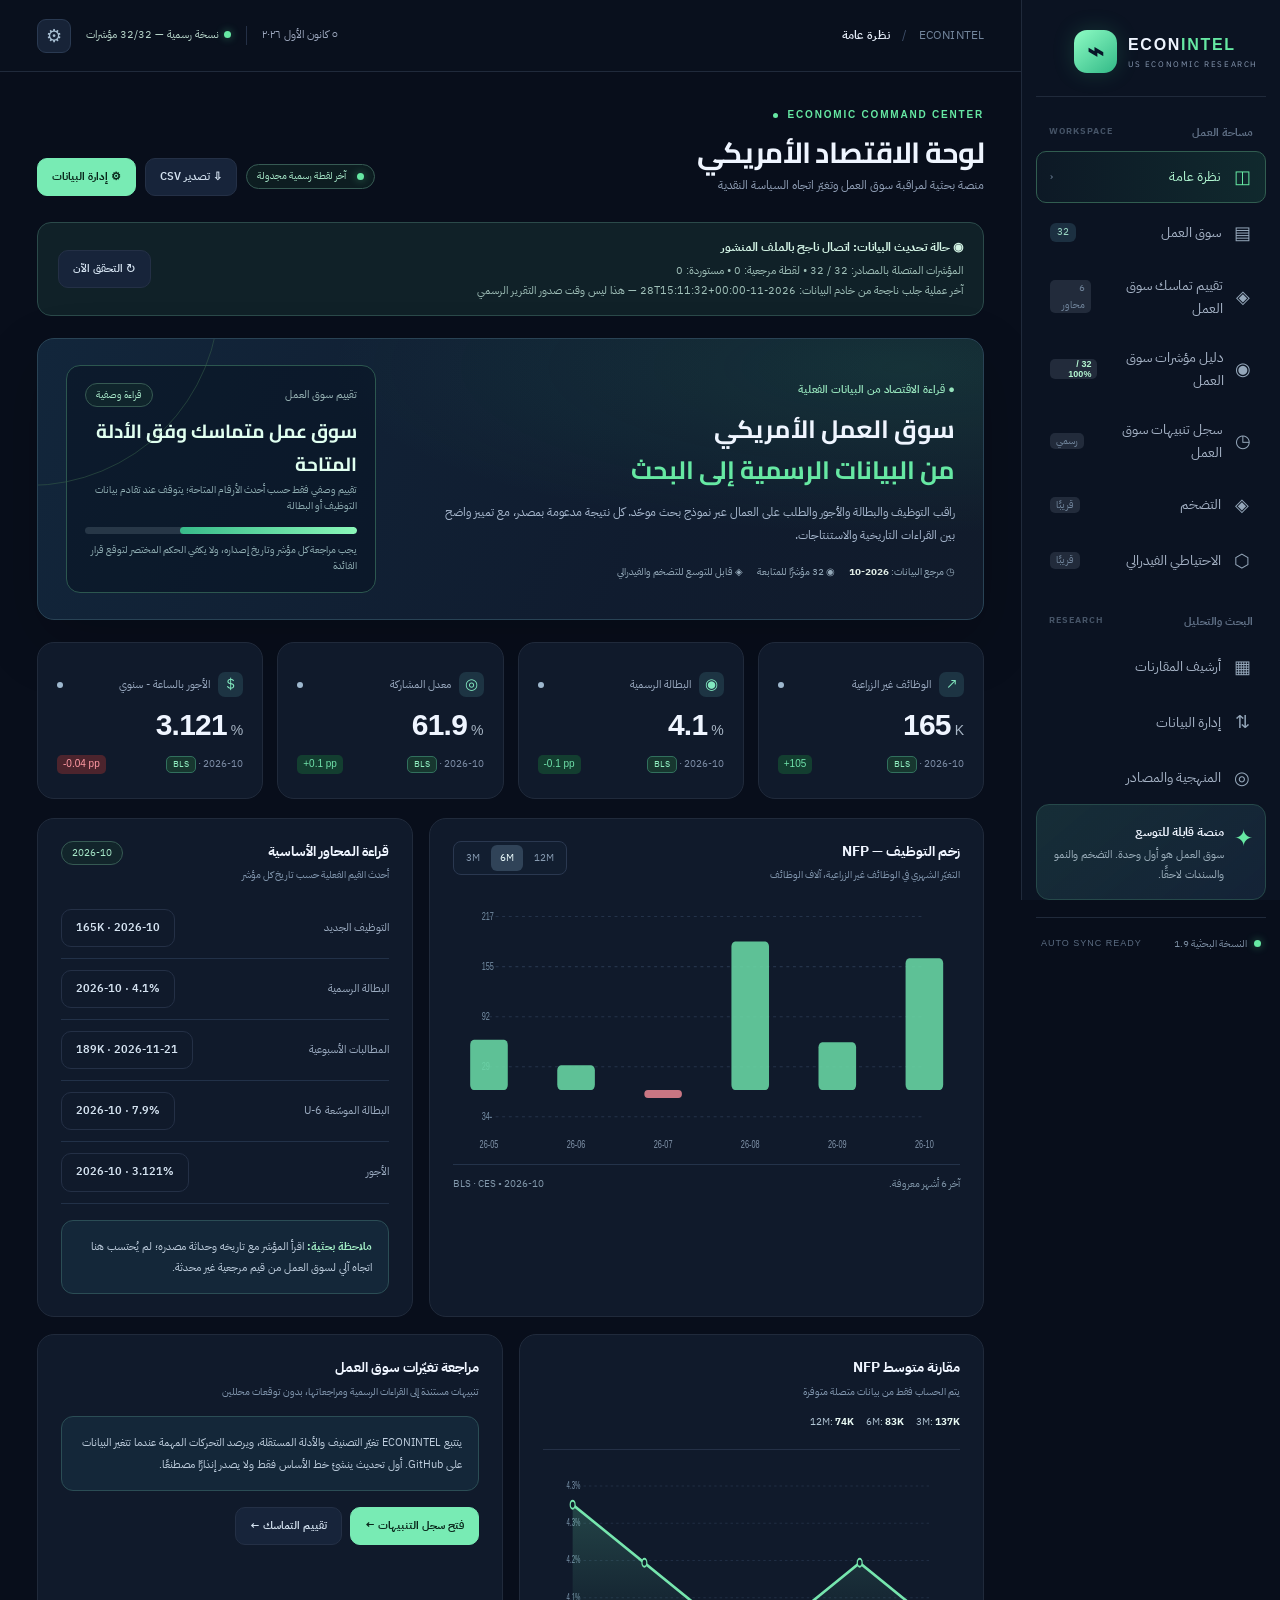
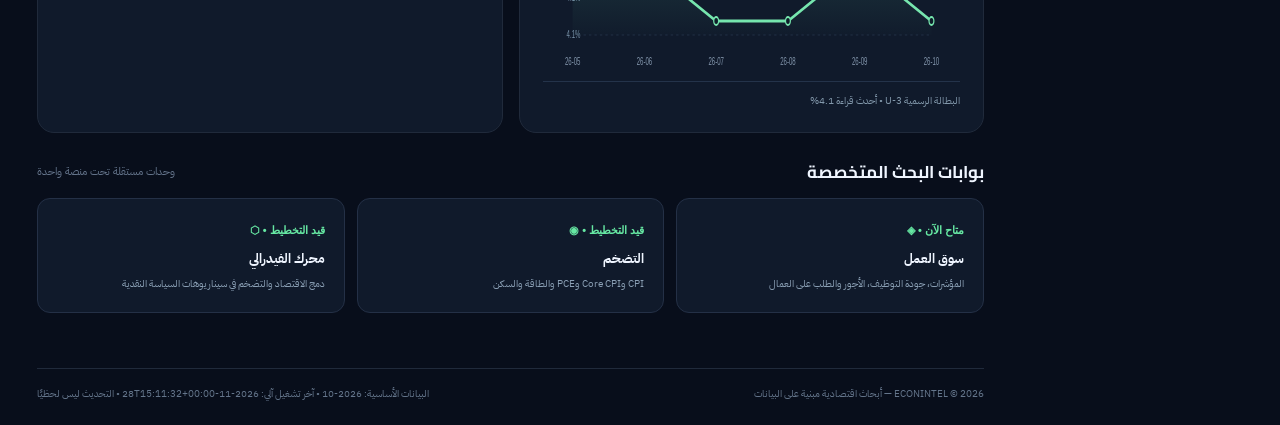
<file: index.html>
<!doctype html>
<html lang="ar" dir="rtl">
<head>
  <meta charset="UTF-8" />
  <meta name="viewport" content="width=device-width, initial-scale=1" />
  <meta name="theme-color" content="#0b1120" />
  <meta name="description" content="US Economic Intelligence — منصة تحليل اقتصادي أمريكي مبنية على البيانات الرسمية، تبدأ بسوق العمل وتتوسع للتضخم والسياسة النقدية." />
  <title>US Economic Intelligence | مختبر الاقتصاد الأمريكي</title>
  <link rel="stylesheet" href="assets/styles.css?v=1.9" />
  <script src="assets/seed.js" defer></script>
  <script src="assets/official-data.js" defer></script>
  <script src="assets/labor-health-engine.js?v=1.9" defer></script>
  <script src="assets/app.js?v=1.9" defer></script>
</head>
<body>
  <div class="app-shell">
    <aside class="sidebar" id="sidebar">
      <div class="brand"><div class="brand-mark"><span class="brand-pulse">⌁</span></div><div><strong>ECON<span>INTEL</span></strong><small>US ECONOMIC RESEARCH</small></div></div>
      <div class="side-section-label">مساحة العمل <span>WORKSPACE</span></div>
      <nav class="side-nav" aria-label="التنقل الرئيسي">
        <button class="nav-link active" data-page="overview"><span class="nav-icon">◫</span><span>نظرة عامة</span><span class="nav-arrow">‹</span></button>
        <button class="nav-link" data-page="labor"><span class="nav-icon">▤</span><span>سوق العمل</span><span id="navCount" class="nav-count">32</span></button>
        <button class="nav-link" data-page="laborhealth"><span class="nav-icon">◈</span><span>تقييم تماسك سوق العمل</span><span class="nav-mini">6 محاور</span></button>
        <button class="nav-link" data-page="weights"><span class="nav-icon">◉</span><span>دليل مؤشرات سوق العمل</span><span class="nav-mini">32 / 100%</span></button>
        <button class="nav-link" data-page="laboralerts"><span class="nav-icon">◷</span><span>سجل تنبيهات سوق العمل</span><span class="nav-mini">رسمي</span></button>
        <a class="nav-link" href="inflation.html" style="text-decoration:none"><span class="nav-icon">◈</span><span>التضخم</span><span class="nav-mini">قريبًا</span></a>
        <button class="nav-link" data-page="fed"><span class="nav-icon">⬡</span><span>الاحتياطي الفيدرالي</span><span class="nav-mini">قريبًا</span></button>
      </nav>
      <div class="side-section-label">البحث والتحليل <span>RESEARCH</span></div>
      <nav class="side-nav" aria-label="إدارة البحث">
        <button class="nav-link" data-page="archive"><span class="nav-icon">▦</span><span>أرشيف المقارنات</span></button>
        <button class="nav-link" data-page="data"><span class="nav-icon">⇅</span><span>إدارة البيانات</span></button>
        <button class="nav-link" data-page="methodology"><span class="nav-icon">◎</span><span>المنهجية والمصادر</span></button>
      </nav>
      <div class="sidebar-bottom">
        <div class="side-brief"><span class="side-brief-spark">✦</span><div><b>منصة قابلة للتوسع</b><p>سوق العمل هو أول وحدة. التضخم والنمو والسندات لاحقًا.</p></div></div>
        <div class="sidebar-version"><span class="status-dot"></span> النسخة البحثية 1.9 <span>AUTO SYNC READY</span></div>
      </div>
    </aside>
    <main class="main">
      <header class="topbar">
        <div class="topbar-title"><button class="mobile-menu icon-button" id="mobileMenu" aria-label="فتح القائمة">☰</button><div class="breadcrumb">ECONINTEL <span>/</span> <b id="breadcrumbCurrent">نظرة عامة</b></div></div>
        <div class="topbar-tools"><span class="time-label" id="todayLabel"></span><span class="vertical-separator"></span><span class="data-status"><span class="status-dot"></span><span id="sourceStatus">لقطة رسمية موثّقة</span></span><button class="icon-button" id="settingsShortcut" title="إدارة البيانات" aria-label="إدارة البيانات">⚙</button></div>
      </header>
      <div class="content" id="content" aria-live="polite"></div>
      <footer class="footer"><span>ECONINTEL © 2026 — أبحاث اقتصادية مبنية على البيانات</span><span id="dataFooter">لقطة بداية 17 نوفمبر 2026 • ليست تغذية مباشرة • ليست نصيحة استثمارية</span></footer>
    </main>
  </div>
  <div id="mobileScrim" class="mobile-scrim"></div>
  <div id="toastRegion" class="toast-region" aria-live="polite"></div>
  <div id="modalRoot"></div>
</body>
</html>
</file>
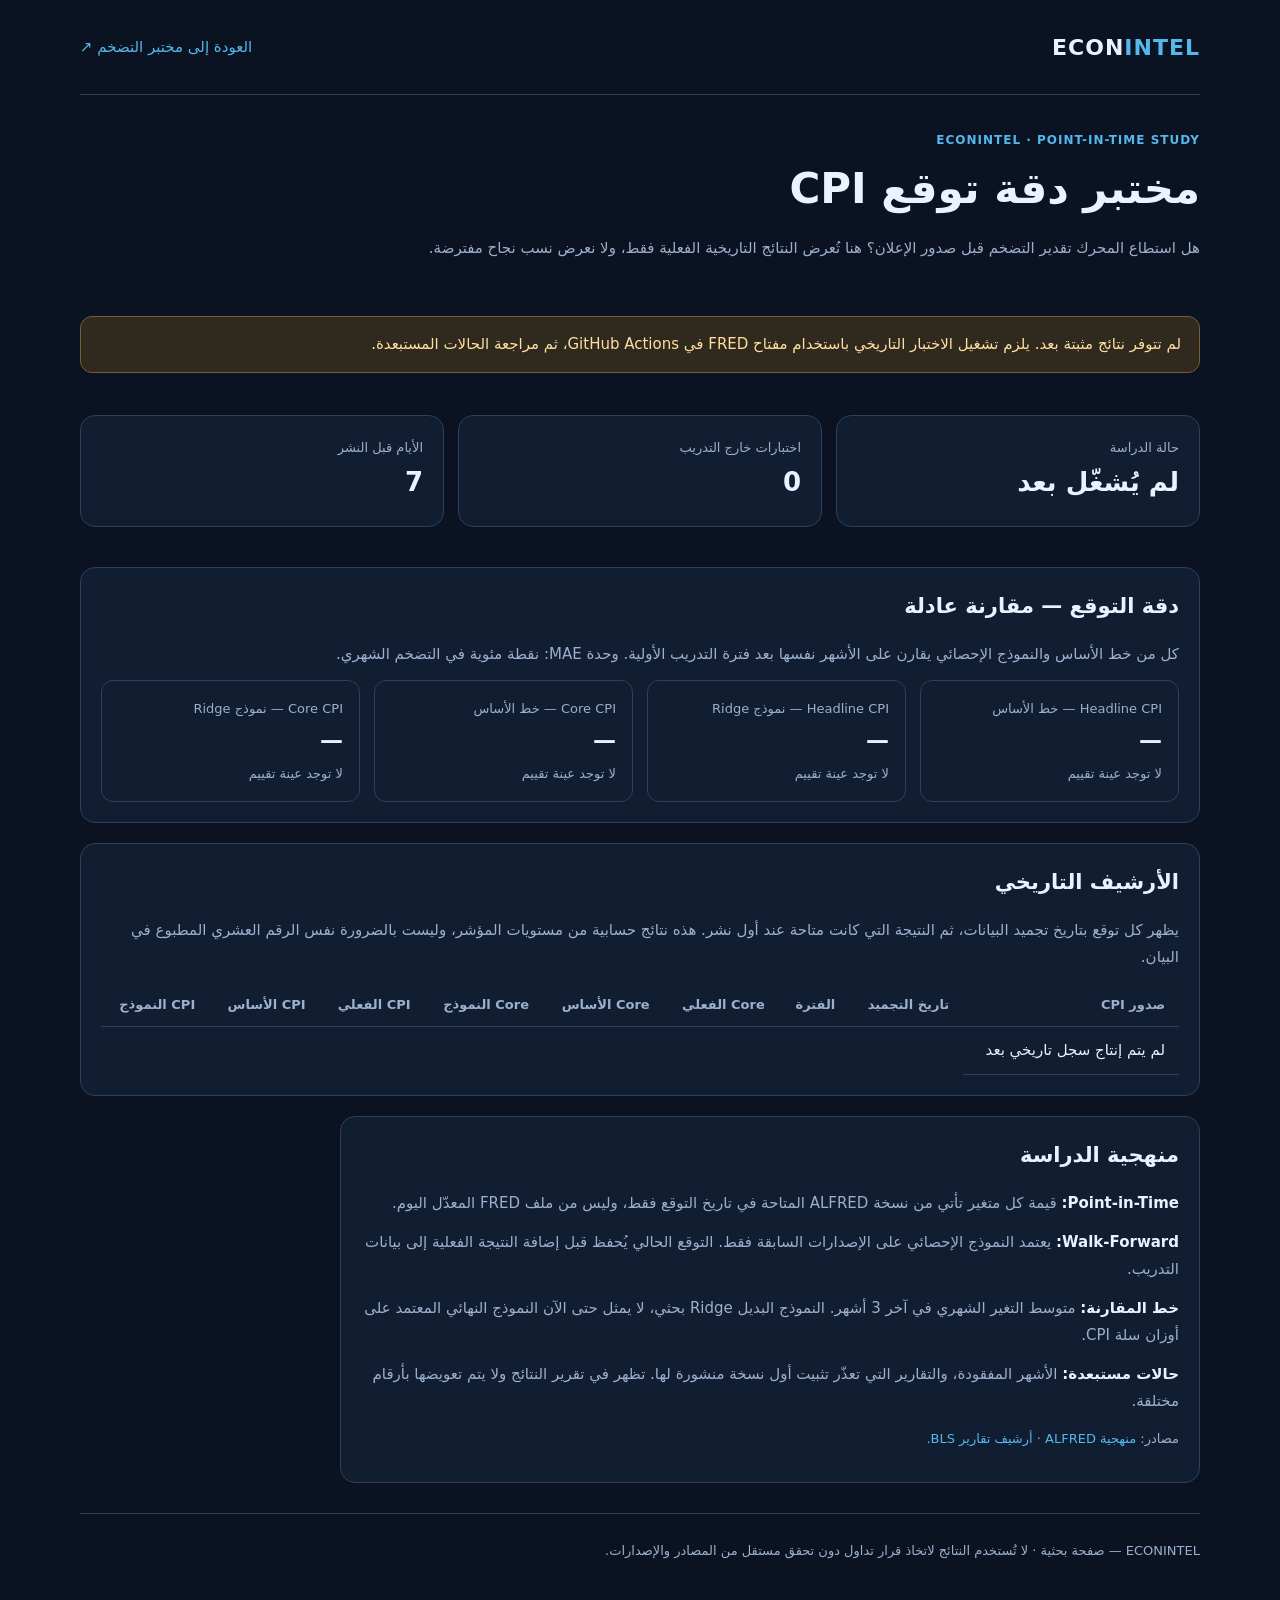
<file: cpi-backtest.html>
<!doctype html>
<html lang="ar" dir="rtl">
<head>
  <meta charset="utf-8">
  <meta name="viewport" content="width=device-width,initial-scale=1">
  <title>مختبر اختبار توقع CPI | ECONINTEL</title>
  <style>
    :root{color-scheme:dark;--bg:#0b1222;--card:#111d31;--line:#2e405c;--text:#e9f2ff;--muted:#9bb0cd;--accent:#54b8eb}
    *{box-sizing:border-box}body{margin:0;background:var(--bg);color:var(--text);font:15px/1.8 system-ui,"Segoe UI",Tahoma,Arial,sans-serif}
    .wrap{max-width:1160px;margin:auto;padding:28px 20px 70px}a{color:var(--accent);text-decoration:none}
    header{display:flex;justify-content:space-between;align-items:center;flex-wrap:wrap;gap:14px;padding-bottom:26px;border-bottom:1px solid var(--line)}
    .brand{font-size:22px;font-weight:800;letter-spacing:1px}.brand span{color:var(--accent)}
    .hero{padding:35px 0 20px}h1{font-size:clamp(28px,4vw,42px);margin:0 0 8px}h2{font-size:21px;margin:0 0 15px}
    p{margin:0 0 12px;color:var(--muted)}.tag{font-size:12px;font-weight:700;color:var(--accent);letter-spacing:1px}
    .panels{display:grid;grid-template-columns:repeat(auto-fit,minmax(245px,1fr));gap:14px}
    .panel{border:1px solid var(--line);background:var(--card);border-radius:15px;padding:20px;margin:20px 0}
    .panel .value{font-weight:800;font-size:26px;font-variant-numeric:tabular-nums}.mini{font-size:13px;color:var(--muted)}
    .message{padding:14px 18px;border:1px solid #775f34;background:#30291e;color:#ffdfa0;border-radius:12px;margin:22px 0}
    .table-wrap{overflow:auto}.table-wrap table{width:100%;border-collapse:collapse;white-space:nowrap;font-variant-numeric:tabular-nums}
    th,td{padding:10px 14px;border-bottom:1px solid var(--line);text-align:right}th{font-size:13px;color:var(--muted);font-weight:600}
    .empty{color:var(--muted);padding:20px 0}.method{max-width:860px}.method strong{color:var(--text)}
    .muted{color:var(--muted)}.metric-card{border:1px solid var(--line);padding:16px;border-radius:12px}
    .metric-card b{font-size:23px;display:block}footer{border-top:1px solid var(--line);padding:25px 0;font-size:13px;color:var(--muted);margin-top:30px}
  </style>
</head>
<body><div class="wrap">
<header><div class="brand">ECON<span>INTEL</span></div><a href="inflation.html">العودة إلى مختبر التضخم ↗</a></header>
<div class="hero"><div class="tag">ECONINTEL · POINT-IN-TIME STUDY</div><h1>مختبر دقة توقع CPI</h1>
<p>هل استطاع المحرك تقدير التضخم قبل صدور الإعلان؟ هنا تُعرض النتائج التاريخية الفعلية فقط، ولا نعرض نسب نجاح مفترضة.</p></div>
<div id="message" class="message" role="status">جاري فحص سجل الدراسة...</div>
<div class="panels">
  <section class="panel"><div class="mini">حالة الدراسة</div><div id="state" class="value">—</div></section>
  <section class="panel"><div class="mini">اختبارات خارج التدريب</div><div id="cases" class="value">—</div></section>
  <section class="panel"><div class="mini">الأيام قبل النشر</div><div id="horizon" class="value">—</div></section>
</div>
<section class="panel"><h2>دقة التوقع — مقارنة عادلة</h2><p>كل من خط الأساس والنموذج الإحصائي يقارن على الأشهر نفسها بعد فترة التدريب الأولية. وحدة MAE: نقطة مئوية في التضخم الشهري.</p>
<div class="panels" id="metrics"><div class="empty">لم تتوفر نتائج مُختبرة بعد.</div></div></section>
<section class="panel"><h2>الأرشيف التاريخي</h2><p>يظهر كل توقع بتاريخ تجميد البيانات، ثم النتيجة التي كانت متاحة عند أول نشر. هذه نتائج حسابية من مستويات المؤشر، وليست بالضرورة نفس الرقم العشري المطبوع في البيان.</p>
<div class="table-wrap"><table><thead><tr><th>صدور CPI</th><th>تاريخ التجميد</th><th>الفترة</th><th>Core الفعلي</th><th>Core الأساس</th><th>Core النموذج</th><th>CPI الفعلي</th><th>CPI الأساس</th><th>CPI النموذج</th></tr></thead>
<tbody id="rows"><tr><td colspan="9" class="empty">لا توجد نتائج لعرضها.</td></tr></tbody></table></div></section>
<section class="panel method"><h2>منهجية الدراسة</h2>
<p><strong>Point-in-Time:</strong> قيمة كل متغير تأتي من نسخة ALFRED المتاحة في تاريخ التوقع فقط، وليس من ملف FRED المعدّل اليوم.</p>
<p><strong>Walk-Forward:</strong> يعتمد النموذج الإحصائي على الإصدارات السابقة فقط. التوقع الحالي يُحفظ قبل إضافة النتيجة الفعلية إلى بيانات التدريب.</p>
<p><strong>خط المقارنة:</strong> متوسط التغير الشهري في آخر 3 أشهر. النموذج البديل Ridge بحثي، لا يمثل حتى الآن النموذج النهائي المعتمد على أوزان سلة CPI.</p>
<p><strong>حالات مستبعدة:</strong> الأشهر المفقودة، والتقارير التي تعذّر تثبيت أول نسخة منشورة لها. تظهر في تقرير النتائج ولا يتم تعويضها بأرقام مختلقة.</p>
<p class="mini">مصادر: <a href="https://fred.stlouisfed.org/docs/api/fred/realtime_period.html" target="_blank" rel="noopener noreferrer">منهجية ALFRED</a> · <a href="https://www.bls.gov/bls/news-release/cpi.htm" target="_blank" rel="noopener noreferrer">أرشيف تقارير BLS</a>.</p></section>
<footer>ECONINTEL — صفحة بحثية · لا تُستخدم النتائج لاتخاذ قرار تداول دون تحقق مستقل من المصادر والإصدارات.</footer>
</div>
<script>
(function(){
"use strict";
var $=function(id){return document.getElementById(id)};
function fmt(value,n){return typeof value==="number"&&Number.isFinite(value)?value.toFixed(n==null?3:n)+"%":"—"}
function cell(row,text){var td=document.createElement("td");td.textContent=text;row.appendChild(td)}
function metric(parent,title,report){
  var box=document.createElement("div");box.className="metric-card";
  var cap=document.createElement("div");cap.className="mini";cap.textContent=title;box.appendChild(cap);
  var val=document.createElement("b");val.textContent=report&&typeof report.mae==="number"?report.mae.toFixed(4)+" pp":"—";box.appendChild(val);
  var detail=document.createElement("div");detail.className="mini";
  detail.textContent=report&&report.n?"MAE · "+report.n+" فترة | RMSE "+report.rmse+" | الاتجاه "+Math.round(report.direction_accuracy*100)+"%":"لا توجد عينة تقييم";box.appendChild(detail);
  parent.appendChild(box);
}
fetch("data/cpi-backtest-results.json?t="+Date.now(),{cache:"no-store"})
 .then(function(res){if(!res.ok)throw Error("لم نتمكن من تحميل سجل الدراسة");return res.json()})
 .then(function(d){
   if(d.schemaVersion!==1)throw Error("صيغة النتائج غير متوافقة");
   $("state").textContent=d.status==="complete"?"نتائج متاحة":d.status==="insufficient"?"عينة غير كافية":"لم يُشغّل بعد";
   $("cases").textContent=String(d.evaluatedCases||0);
   $("horizon").textContent=d.horizon_days==null?"—":String(d.horizon_days);
   var success=d.status==="complete"&&d.evaluatedCases>0;
   $("message").textContent=success?
      "النتائج تاريخية تجريبية وتحتاج مراجعة على بيانات BLS الأصلية؛ توليد الملف: "+(d.generatedAt||"غير متاح"):
      "لم تتوفر نتائج مثبتة بعد. يلزم تشغيل الاختبار التاريخي باستخدام مفتاح FRED في GitHub Actions، ثم مراجعة الحالات المستبعدة.";
   $("metrics").replaceChildren();
   var names=[["Headline CPI — خط الأساس","headline","baseline"],["Headline CPI — نموذج Ridge","headline","ridge"],
     ["Core CPI — خط الأساس","core","baseline"],["Core CPI — نموذج Ridge","core","ridge"]];
   names.forEach(function(m){metric($("metrics"),m[0],d.metrics&&d.metrics[m[1]]&&d.metrics[m[1]][m[2]])});
   var body=$("rows");body.replaceChildren();
   var items=(d.results||[]).filter(function(r){return r.predictions&&r.actual}).slice(-50).reverse();
   if(!items.length){var tr=document.createElement("tr");cell(tr,"لم يتم إنتاج سجل تاريخي بعد");body.appendChild(tr);return}
   items.forEach(function(r){
     var tr=document.createElement("tr");cell(tr,r.release_date);cell(tr,r.as_of);cell(tr,r.target_period);
     cell(tr,fmt(r.actual.core));cell(tr,fmt(r.predictions.core.baseline));cell(tr,fmt(r.predictions.core.ridge));
     cell(tr,fmt(r.actual.headline));cell(tr,fmt(r.predictions.headline.baseline));cell(tr,fmt(r.predictions.headline.ridge));body.appendChild(tr);
   });
 }).catch(function(e){$("message").textContent="تعذّر قراءة النتائج: "+e.message});
})();
</script></body></html>
</file>
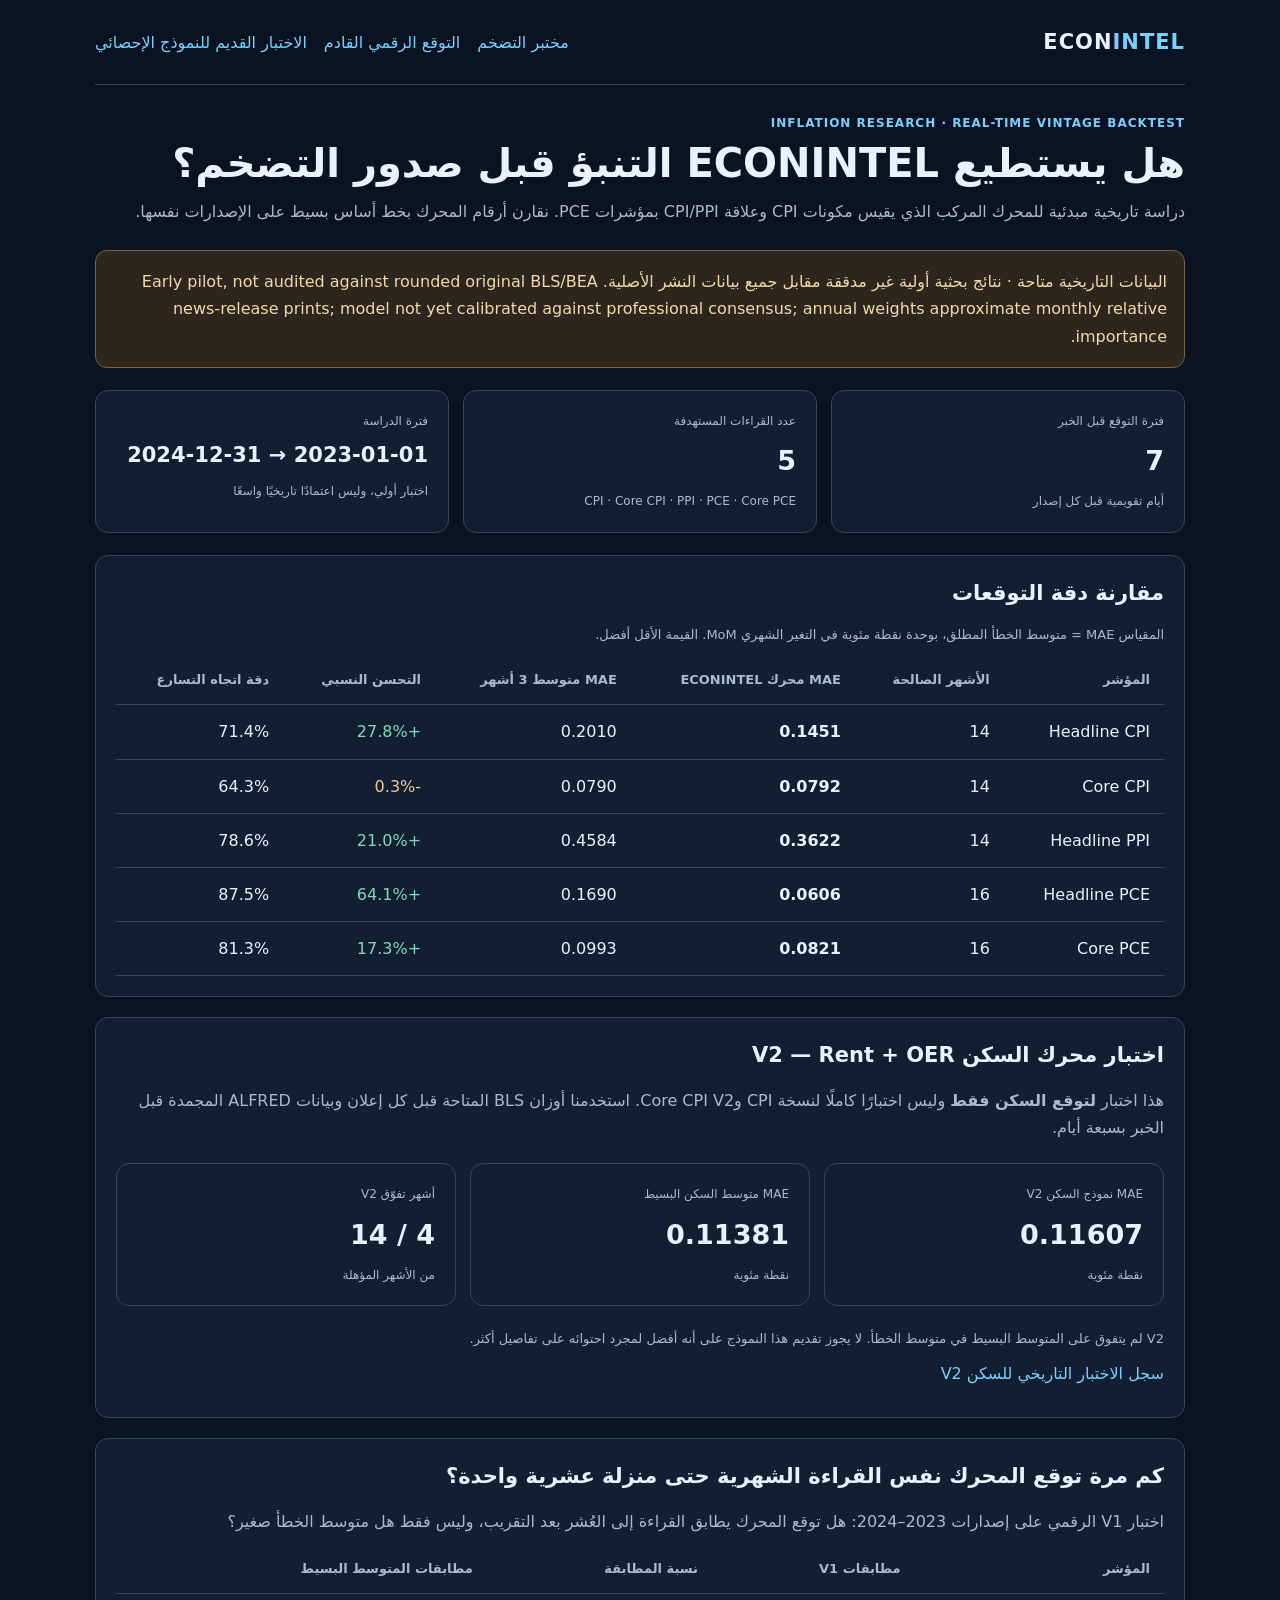
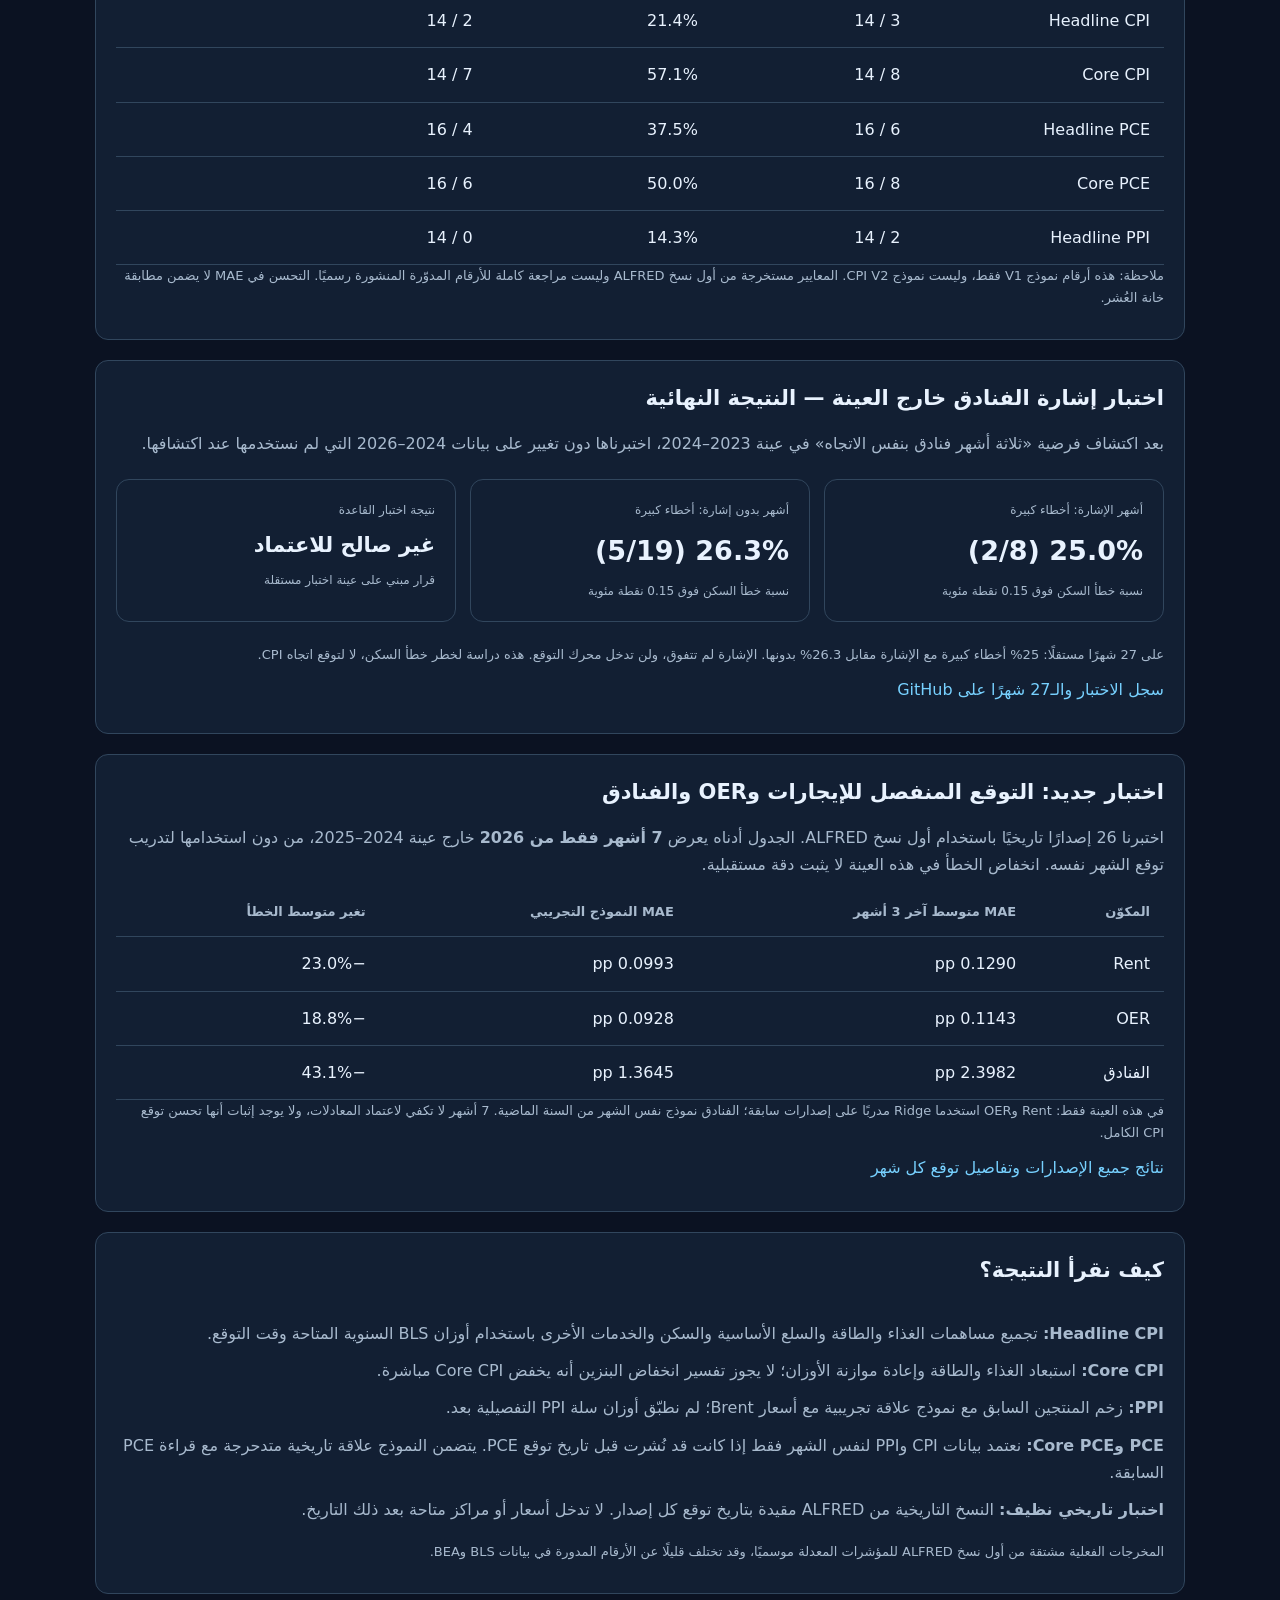
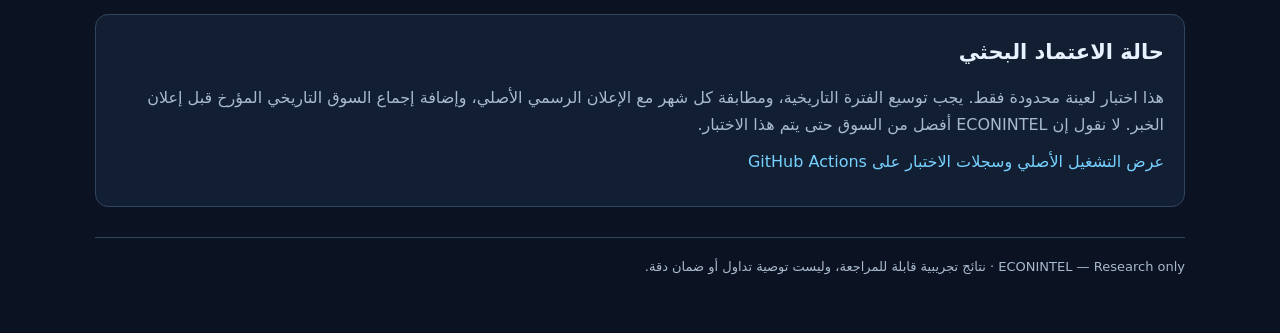
<file: inflation-backtest.html>
<!doctype html>
<html lang="ar" dir="rtl"><head>
<meta charset="utf-8"/><meta name="viewport" content="width=device-width, initial-scale=1"/>
<meta name="theme-color" content="#0b1222"/><title>مختبر دقة توقع التضخم | ECONINTEL</title>
<style>
:root{color-scheme:dark;--bg:#0b1222;--card:#121f33;--panel:#0d1929;--line:#31465d;--muted:#a8bace;--accent:#77d1ff;--text:#e8f2fe;--positive:#7edbb7;--caution:#f4c98e}
*{box-sizing:border-box}body{margin:0;background:var(--bg);color:var(--text);font-family:system-ui,"Segoe UI",Tahoma,Arial,sans-serif;line-height:1.7}
.wrap{max-width:1130px;margin:auto;padding:25px 20px 55px}header{display:flex;justify-content:space-between;align-items:center;flex-wrap:wrap;gap:14px;padding-bottom:23px;border-bottom:1px solid var(--line)}
.brand{font-size:21px;font-weight:800;letter-spacing:1px}.brand b{color:var(--accent)}nav{display:flex;gap:17px;flex-wrap:wrap}
a{color:var(--accent);text-decoration:none}a:hover{text-decoration:underline}
.eyebrow{margin-top:28px;font-size:12px;font-weight:700;color:var(--accent);letter-spacing:1px}
h1{font-size:clamp(28px,4vw,40px);margin:5px 0 10px;line-height:1.25}h2{margin:0 0 13px;font-size:21px}
p,.muted{color:var(--muted)}p{margin:0 0 10px}.notice{border:1px solid #7b6442;border-radius:12px;background:#2b271f;color:#f4d9a4;padding:17px;margin-top:25px}
.grid{display:grid;grid-template-columns:repeat(auto-fit,minmax(245px,1fr));gap:14px;margin:22px 0}
.card,.panel{border:1px solid var(--line);border-radius:13px;background:var(--card);padding:20px}
.card small{display:block;color:var(--muted);font-size:12px}.card strong{display:block;font-size:27px;margin:7px 0;font-variant-numeric:tabular-nums}
.panel{margin-top:20px}.table-wrap{overflow:auto}table{border-collapse:collapse;width:100%;font-variant-numeric:tabular-nums;white-space:nowrap}
th,td{border-bottom:1px solid var(--line);padding:13px 14px;text-align:right}th{color:var(--muted);font-weight:600;font-size:13px}
.v{font-weight:700}.positive{color:var(--positive)}.negative{color:var(--caution)}.hint{font-size:13px;color:var(--muted)}
small{font-size:13px}.method{padding:8px 0}.method p{margin:10px 0}
footer{margin-top:30px;padding-top:18px;border-top:1px solid var(--line);color:var(--muted);font-size:13px}
</style></head>
<body><main class="wrap">
<header><div class="brand">ECON<b>INTEL</b></div><nav>
<a href="inflation.html">مختبر التضخم</a>
<a href="inflation-nowcast.html">التوقع الرقمي القادم</a>
<a href="cpi-backtest.html">الاختبار القديم للنموذج الإحصائي</a></nav></header>
<div class="eyebrow">INFLATION RESEARCH · REAL-TIME VINTAGE BACKTEST</div>
<h1>هل يستطيع ECONINTEL التنبؤ قبل صدور التضخم؟</h1>
<p>دراسة تاريخية مبدئية للمحرك المركب الذي يقيس مكونات CPI وعلاقة CPI/PPI بمؤشرات PCE. نقارن أرقام المحرك بخط أساس بسيط على الإصدارات نفسها.</p>
<div id="notice" class="notice" role="status">جاري تحميل النتائج الرسمية للبحث...</div>
<div class="grid">
<div class="card"><small>فترة التوقع قبل الخبر</small><strong id="horizon">—</strong><small>أيام تقويمية قبل كل إصدار</small></div>
<div class="card"><small>عدد القراءات المستهدفة</small><strong id="families">—</strong><small>CPI · Core CPI · PPI · PCE · Core PCE</small></div>
<div class="card"><small>فترة الدراسة</small><strong id="window" style="font-size:21px">—</strong><small>اختبار أولي، وليس اعتمادًا تاريخيًا واسعًا</small></div>
</div>
<section class="panel"><h2>مقارنة دقة التوقعات</h2>
<p class="hint">المقياس MAE = متوسط الخطأ المطلق، بوحدة نقطة مئوية في التغير الشهري MoM. القيمة الأقل أفضل.</p>
<div class="table-wrap"><table><thead><tr>
<th>المؤشر</th><th>الأشهر الصالحة</th><th>MAE محرك ECONINTEL</th><th>MAE متوسط 3 أشهر</th><th>التحسن النسبي</th><th>دقة اتجاه التسارع</th>
</tr></thead><tbody id="rows"><tr><td colspan="6">لا توجد نتائج حتى الآن.</td></tr></tbody></table></div></section>
<section class="panel"><h2>اختبار محرك السكن V2 — Rent + OER</h2>
<p>هذا اختبار <b>لتوقع السكن فقط</b> وليس اختبارًا كاملًا لنسخة CPI وCore CPI V2. استخدمنا أوزان BLS المتاحة قبل كل إعلان وبيانات ALFRED المجمدة قبل الخبر بسبعة أيام.</p>
<div class="grid">
<div class="card"><small>MAE نموذج السكن V2</small><strong id="v2ShelterMae">—</strong><small>نقطة مئوية</small></div>
<div class="card"><small>MAE متوسط السكن البسيط</small><strong id="v2ShelterBaseline">—</strong><small>نقطة مئوية</small></div>
<div class="card"><small>أشهر تفوّق V2</small><strong id="v2ShelterWins">—</strong><small>من الأشهر المؤهلة</small></div>
</div>
<p id="v2ShelterInterpretation" class="hint">يتم تحميل نتائج اختبار السكن…</p>
<p><a href="https://github.com/yazeedkhazer-cpu/ECONINTEL/actions/runs/46167403971" target="_blank" rel="noopener noreferrer">سجل الاختبار التاريخي للسكن V2</a></p>
</section>
<section class="panel"><h2>كم مرة توقع المحرك نفس القراءة الشهرية حتى منزلة عشرية واحدة؟</h2>
<p>اختبار V1 الرقمي على إصدارات 2023–2024: هل توقع المحرك يطابق القراءة إلى العُشر بعد التقريب، وليس فقط هل متوسط الخطأ صغير؟</p>
<div class="table-wrap"><table><thead><tr><th>المؤشر</th><th>مطابقات V1</th><th>نسبة المطابقة</th><th>مطابقات المتوسط البسيط</th></tr></thead>
<tbody id="exactHitRows"><tr><td colspan="4">جاري تحميل نتائج المطابقة…</td></tr></tbody></table></div>
<p id="exactHitNote" class="hint">هذه مقارنة مع التغير المستخرج من أول مؤشر ALFRED المعدل موسميًا، وليست بعد مقارنة مباشرة مع الرقم المطبوع حرفيًا في بيان BLS/BEA.</p>
</section>

<section class="panel">
  <h2>اختبار إشارة الفنادق خارج العينة — النتيجة النهائية</h2>
  <p>بعد اكتشاف فرضية «ثلاثة أشهر فنادق بنفس الاتجاه» في عينة 2023–2024، اختبرناها دون تغيير على بيانات 2024–2026 التي لم نستخدمها عند اكتشافها.</p>
  <div class="grid">
    <div class="card"><small>أشهر الإشارة: أخطاء كبيرة</small><strong id="riskFlagged">—</strong><small>نسبة خطأ السكن فوق 0.15 نقطة مئوية</small></div>
    <div class="card"><small>أشهر بدون إشارة: أخطاء كبيرة</small><strong id="riskUnflagged">—</strong><small>نسبة خطأ السكن فوق 0.15 نقطة مئوية</small></div>
    <div class="card"><small>نتيجة اختبار القاعدة</small><strong id="riskVerdict" style="font-size:21px">—</strong><small>قرار مبني على عينة اختبار مستقلة</small></div>
  </div>
  <p id="riskReason" class="hint">جاري تحميل حكم الاختبار المستقل…</p>
  <p><a href="https://github.com/yazeedkhazer-cpu/ECONINTEL/actions/runs/46169865199" target="_blank" rel="noopener noreferrer">سجل الاختبار والـ27 شهرًا على GitHub</a></p>
</section>
<section class="panel"><h2>اختبار جديد: التوقع المنفصل للإيجارات وOER والفنادق</h2>
<p>اختبرنا 26 إصدارًا تاريخيًا باستخدام أول نسخ ALFRED. الجدول أدناه يعرض <b>7 أشهر فقط من 2026</b> خارج عينة 2024–2025، من دون استخدامها لتدريب توقع الشهر نفسه. انخفاض الخطأ في هذه العينة لا يثبت دقة مستقبلية.</p>
<div class="table-wrap"><table><thead><tr><th>المكوّن</th><th>MAE متوسط آخر 3 أشهر</th><th>MAE النموذج التجريبي</th><th>تغير متوسط الخطأ</th></tr></thead><tbody id="componentWalkforwardRows"><tr><td colspan="4">جاري تحميل النتائج…</td></tr></tbody></table></div>
<p id="componentWalkforwardCaveat" class="hint">أرقام مكوّنات السكن بالـ MoM وبوحدة نقطة مئوية للخطأ، وليست دقة CPI العام أو Core CPI.</p>
<p><a href="https://github.com/yazeedkhazer-cpu/ECONINTEL/actions/runs/46171864900" target="_blank" rel="noopener noreferrer">نتائج جميع الإصدارات وتفاصيل توقع كل شهر</a></p></section>
<section class="panel"><h2>كيف نقرأ النتيجة؟</h2>
<div class="method"><p><b>Headline CPI:</b> تجميع مساهمات الغذاء والطاقة والسلع الأساسية والسكن والخدمات الأخرى باستخدام أوزان BLS السنوية المتاحة وقت التوقع.</p>
<p><b>Core CPI:</b> استبعاد الغذاء والطاقة وإعادة موازنة الأوزان؛ لا يجوز تفسير انخفاض البنزين أنه يخفض Core CPI مباشرة.</p>
<p><b>PPI:</b> زخم المنتجين السابق مع نموذج علاقة تجريبية مع أسعار Brent؛ لم نطبّق أوزان سلة PPI التفصيلية بعد.</p>
<p><b>PCE وCore PCE:</b> نعتمد بيانات CPI وPPI لنفس الشهر فقط إذا كانت قد نُشرت قبل تاريخ توقع PCE. يتضمن النموذج علاقة تاريخية متدحرجة مع قراءة PCE السابقة.</p>
<p><b>اختبار تاريخي نظيف:</b> النسخ التاريخية من ALFRED مقيدة بتاريخ توقع كل إصدار. لا تدخل أسعار أو مراكز متاحة بعد ذلك التاريخ.</p></div>
<p class="hint">المخرجات الفعلية مشتقة من أول نسخ ALFRED للمؤشرات المعدلة موسميًا، وقد تختلف قليلًا عن الأرقام المدورة في بيانات BLS وBEA.</p>
</section>
<section class="panel"><h2>حالة الاعتماد البحثي</h2>
<p>هذا اختبار لعينة محدودة فقط. يجب توسيع الفترة التاريخية، ومطابقة كل شهر مع الإعلان الرسمي الأصلي، وإضافة إجماع السوق التاريخي المؤرخ قبل إعلان الخبر. لا نقول إن ECONINTEL أفضل من السوق حتى يتم هذا الاختبار.</p>
<p><a href="https://github.com/yazeedkhazer-cpu/ECONINTEL/actions/runs/46163855962" target="_blank" rel="noopener noreferrer">عرض التشغيل الأصلي وسجلات الاختبار على GitHub Actions</a></p>
</section><footer>ECONINTEL — Research only · نتائج تجريبية قابلة للمراجعة، وليست توصية تداول أو ضمان دقة.</footer>
</main><script>
"use strict";
const $=id=>document.getElementById(id);
fetch("data/cpi-category-walkforward-summary.json?t="+Date.now(),{cache:"no-store"})
 .then(r=>{if(!r.ok)throw Error("HTTP "+r.status);return r.json()})
 .then(d=>{
    if(d.schemaVersion!==1||d.holdout2026!==7||!d.models?.oer)throw Error("Unexpected category study");
    const body=$("componentWalkforwardRows");body.replaceChildren();
    for(const [id,label] of [["rent","Rent"],["oer","OER"],["lodging","الفنادق"]]){
       const x=d.models[id],tr=document.createElement("tr");
       const candidate=id==="lodging"?x.priorYear:x.ridge;
       const decrease=100*(x.baseline3-candidate)/x.baseline3;
       for(const value of [label,x.baseline3.toFixed(4)+" pp",candidate.toFixed(4)+" pp",
            (decrease>=0?"−":"+")+Math.abs(decrease).toFixed(1)+"%"]){
           const td=document.createElement("td");td.textContent=value;tr.appendChild(td);
       }
       body.appendChild(tr);
    }
    $("componentWalkforwardCaveat").textContent="في هذه العينة فقط: Rent وOER استخدما Ridge مدربًا على إصدارات سابقة؛ الفنادق نموذج نفس الشهر من السنة الماضية. 7 أشهر لا تكفي لاعتماد المعادلات، ولا يوجد إثبات أنها تحسن توقع CPI الكامل.";
 }).catch(err=>$("componentWalkforwardCaveat").textContent="تعذر قراءة نتائج اختبار المكونات: "+err.message);

fetch("data/shelter-hotel-streak-decision.json?t="+Date.now(),{cache:"no-store"})
 .then(r=>{if(!r.ok)throw Error("HTTP "+r.status);return r.json();})
 .then(d=>{
   if(d.schemaVersion!==1||!d.sample?.flag||!d.sample?.noFlag)throw Error("Invalid holdout decision");
   $("riskFlagged").textContent=(100*d.sample.flag.largeMissRate).toFixed(1)+"% ("+d.sample.flag.largeMisses+"/"+d.sample.flag.n+")";
   $("riskUnflagged").textContent=(100*d.sample.noFlag.largeMissRate).toFixed(1)+"% ("+d.sample.noFlag.largeMisses+"/"+d.sample.noFlag.n+")";
   $("riskVerdict").textContent=d.result==="REJECT_FOR_OPERATIONAL_USE"?"غير صالح للاعتماد":"تحتاج مراجعة";
   $("riskReason").textContent="على "+d.eligibleReleases+" شهرًا مستقلًا: 25% أخطاء كبيرة مع الإشارة مقابل 26.3% بدونها. الإشارة لم تتفوق، ولن تدخل محرك التوقع. هذه دراسة لخطر خطأ السكن، لا لتوقع اتجاه CPI.";
 }).catch(e=>$("riskReason").textContent="تعذر تحميل النتيجة: "+e.message);

fetch("data/inflation-exact-hit-summary.json?t="+Date.now(),{cache:"no-store"})
 .then(r=>{if(!r.ok)throw Error("HTTP "+r.status);return r.json();})
 .then(d=>{
  if(d.schemaVersion!==1||!Array.isArray(d.tests))throw Error("Invalid release-level audit");
  const body=$("exactHitRows");body.replaceChildren();
  for(const x of d.tests){
   const tr=document.createElement("tr");
   const vals=[x.name,x.structuralExact+" / "+x.n,
               (100*x.structuralExact/x.n).toFixed(1)+"%",
               x.baselineExact+" / "+x.n];
   for(const val of vals){const td=document.createElement("td");td.textContent=val;tr.appendChild(td);}
   body.appendChild(tr);
  }
  $("exactHitNote").textContent="ملاحظة: هذه أرقام نموذج V1 فقط، وليست نموذج CPI V2. المعايير مستخرجة من أول نسخ ALFRED وليست مراجعة كاملة للأرقام المدوّرة المنشورة رسميًا. التحسن في MAE لا يضمن مطابقة خانة العُشر.";
 }).catch(e=>$("exactHitNote").textContent="تعذر تحميل فحص دقة المطابقة: "+e.message);

const fmt=(x,n=4)=>typeof x==="number"&&Number.isFinite(x)?x.toFixed(n):"—";
fetch("data/cpi-shelter-v2-pit-summary.json?t="+Date.now(),{cache:"no-store"})
 .then(r=>{if(!r.ok)throw Error("HTTP "+r.status);return r.json();})
 .then(d=>{
   if(d.schemaVersion!==1||!d.metrics?.v2||!d.metrics?.baseline)throw Error("Unrecognized shelter report");
   $("v2ShelterMae").textContent=fmt(d.metrics.v2.maePp,5);
   $("v2ShelterBaseline").textContent=fmt(d.metrics.baseline.maePp,5);
   $("v2ShelterWins").textContent=d.metrics.v2.monthlyWins+" / "+d.valid;
   $("v2ShelterInterpretation").textContent=d.metrics.v2.maePp>=d.metrics.baseline.maePp?
    "V2 لم يتفوق على المتوسط البسيط في متوسط الخطأ. لا يجوز تقديم هذا النموذج على أنه أفضل لمجرد احتوائه على تفاصيل أكثر.":
    "V2 تحسّن في هذه العينة المحدودة فقط. يلزم اختبار مستقل قبل اعتماده.";
 }).catch(e=>$("v2ShelterInterpretation").textContent="تعذر تحميل نتائج السكن: "+e.message);

fetch("data/structural-pit-summary.json?t="+Date.now(),{cache:"no-store"})
 .then(r=>{if(!r.ok)throw Error("HTTP "+r.status);return r.json();})
 .then(data=>{
  if(data.schemaVersion!==1||!Array.isArray(data.metrics))throw Error("ملف النتائج غير معروف");
  $("horizon").textContent=String(data.checkedHorizonDays??"—");
  $("families").textContent=String(data.metrics.length);
  $("window").textContent=data.historicalWindow?.replace("/"," → ")||"—";
  $("notice").textContent="البيانات التاريخية متاحة · نتائج بحثية أولية غير مدققة مقابل جميع بيانات النشر الأصلية. "+data.warning;
  const body=$("rows");body.replaceChildren();
  for(const entry of data.metrics){
   const tr=document.createElement("tr");
   const gain=entry.baselineMAE>0?100*(entry.baselineMAE-entry.structuralMAE)/entry.baselineMAE:null;
   const cols=[entry.label,String(entry.cases),fmt(entry.structuralMAE),fmt(entry.baselineMAE),
               gain===null?"—":(gain>0?"+":"")+fmt(gain,1)+"%",fmt(100*entry.structuralDirection,1)+"%"];
   for(let i=0;i<cols.length;i++){
    const td=document.createElement("td");td.textContent=cols[i];
    if(i===2)td.classList.add("v");
    if(i===4)td.classList.add(gain>0?"positive":"negative");
    tr.appendChild(td);
   }body.appendChild(tr);
  }
 }).catch(e=>$("notice").textContent="تعذر جلب نتائج الدراسة: "+e.message);
</script></body></html>
</file>
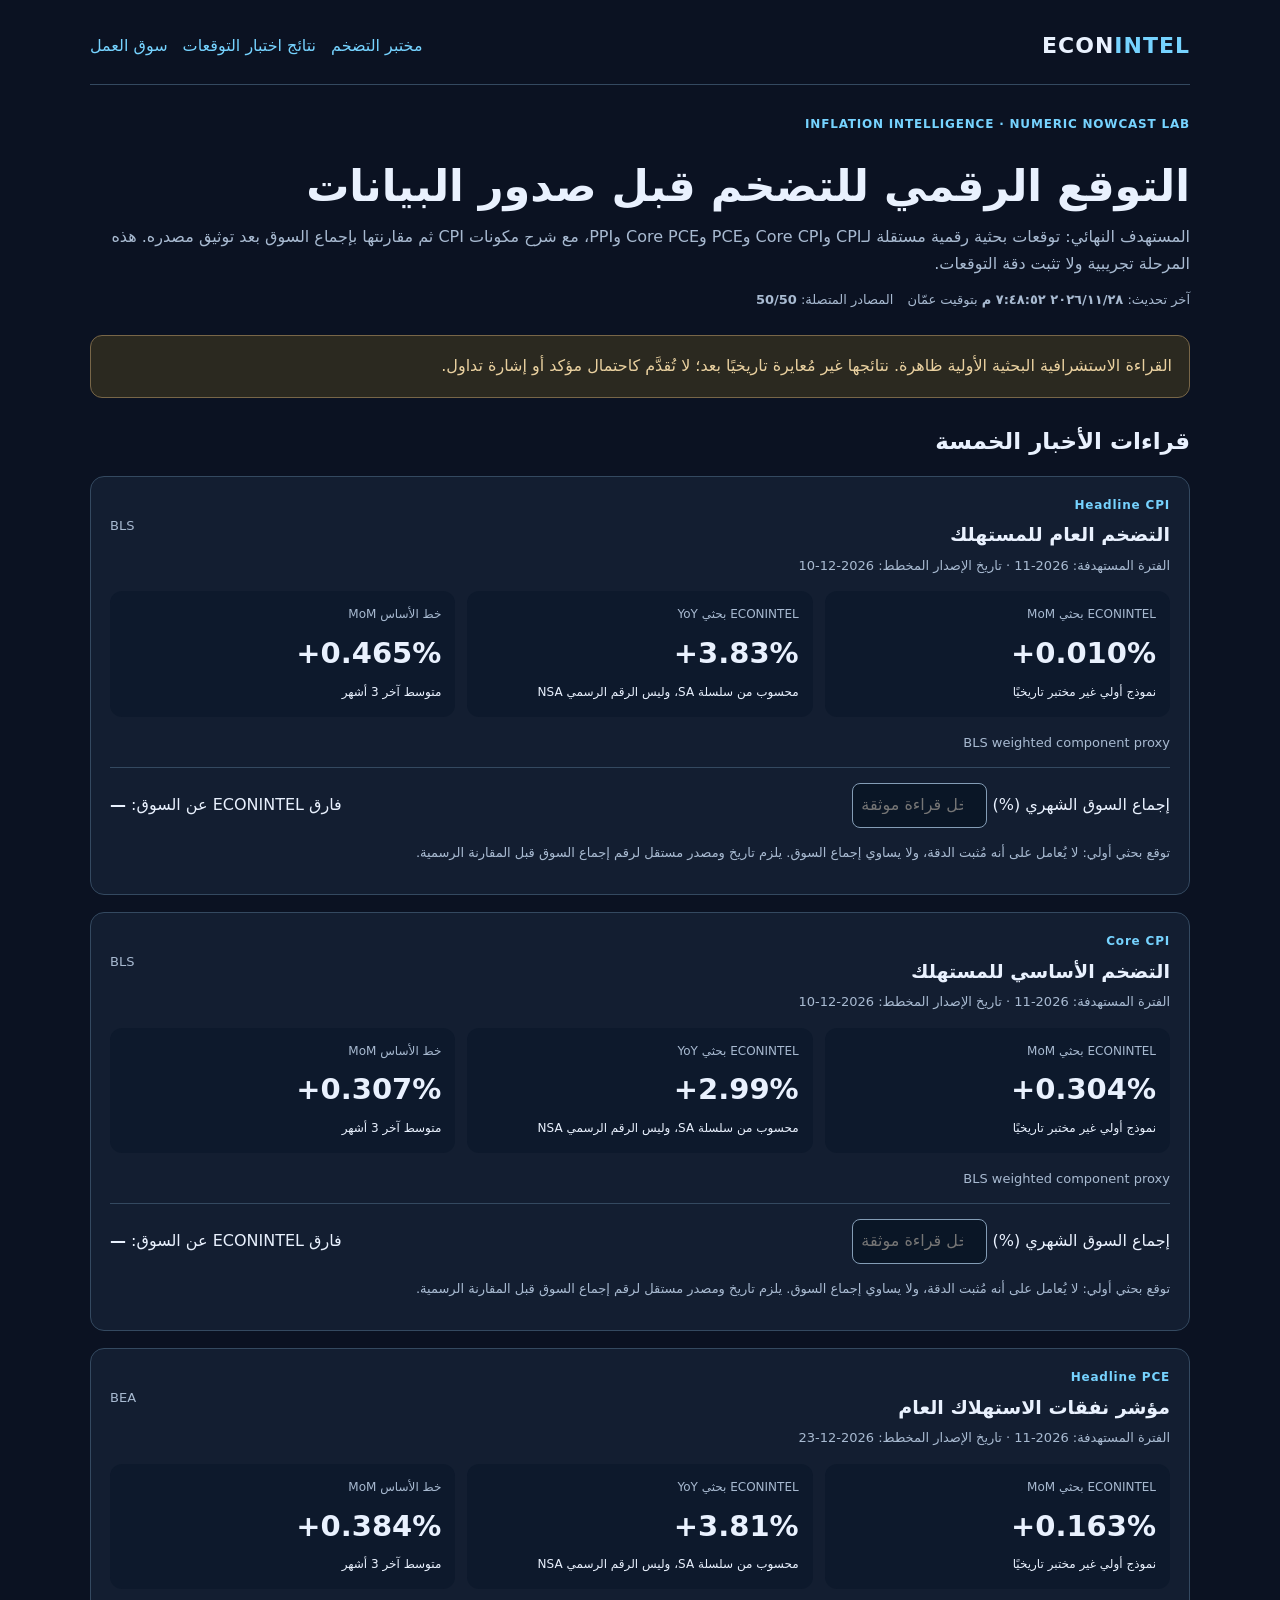
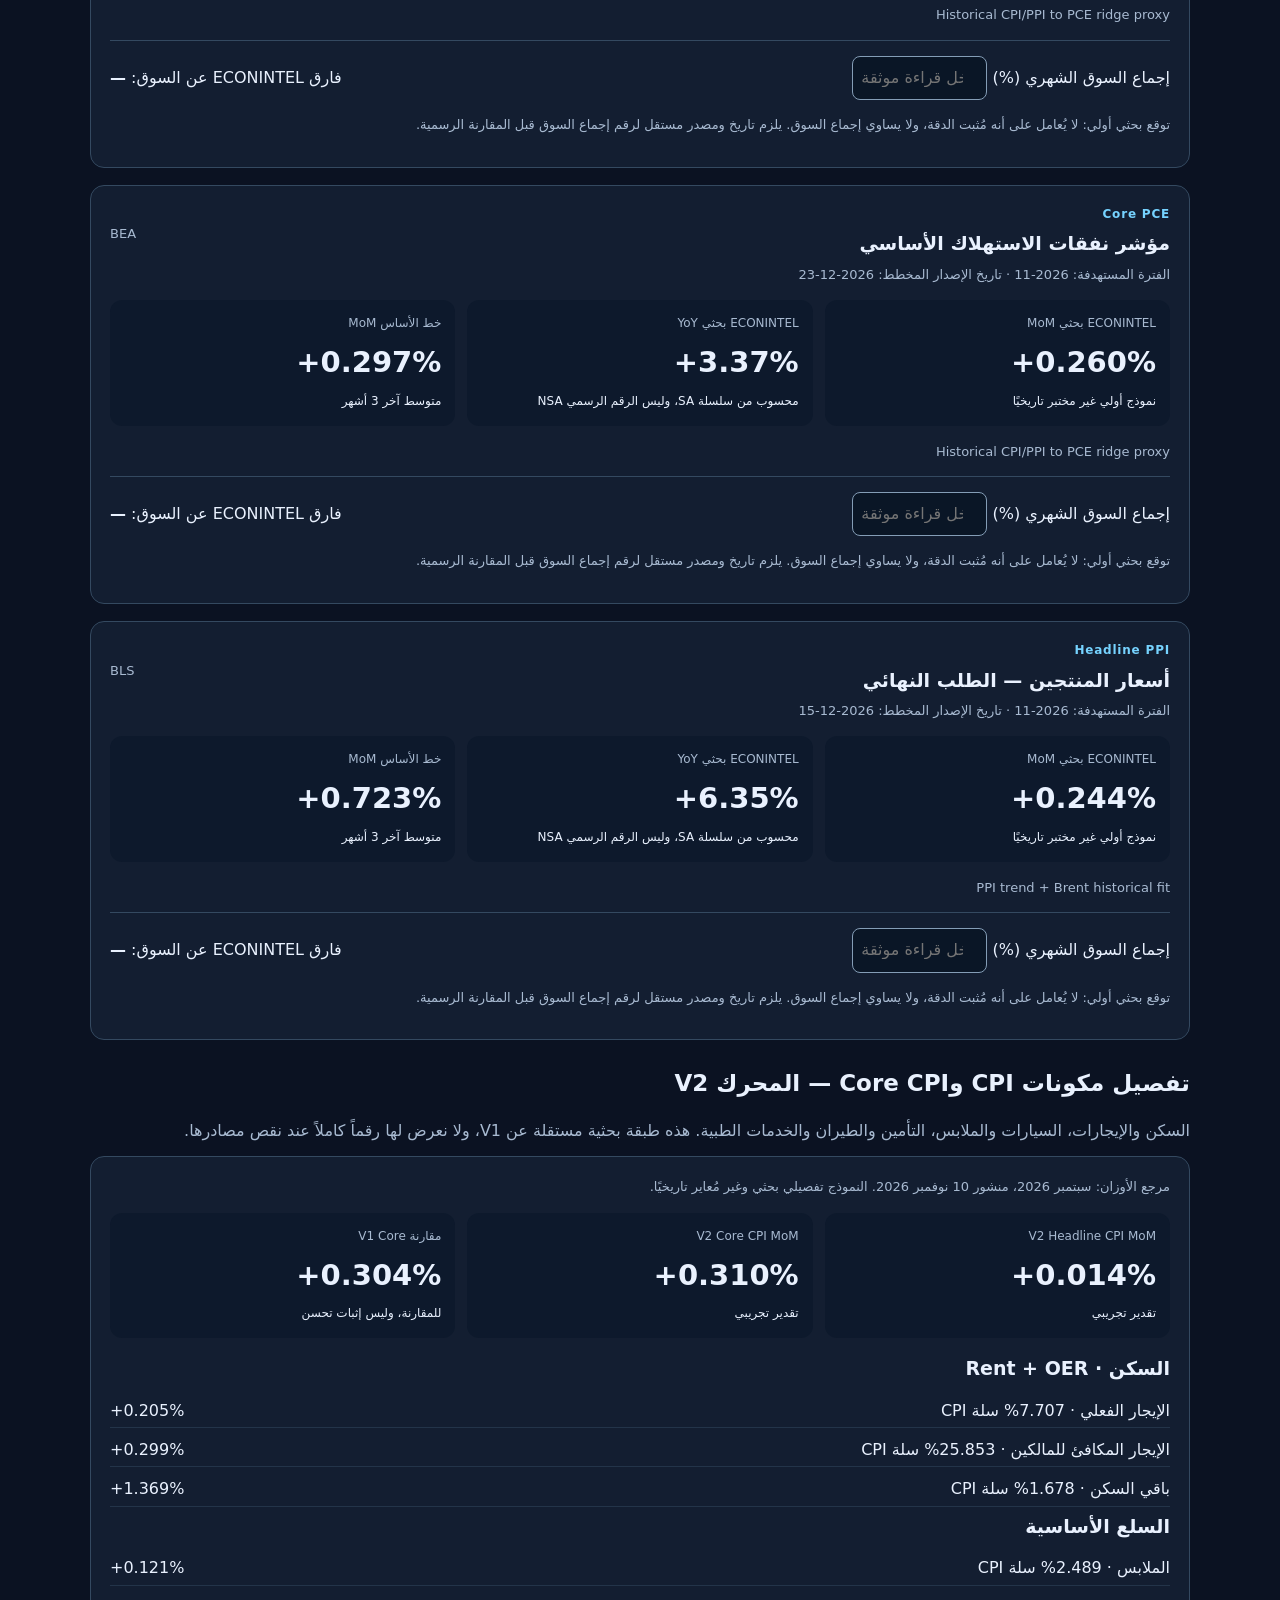
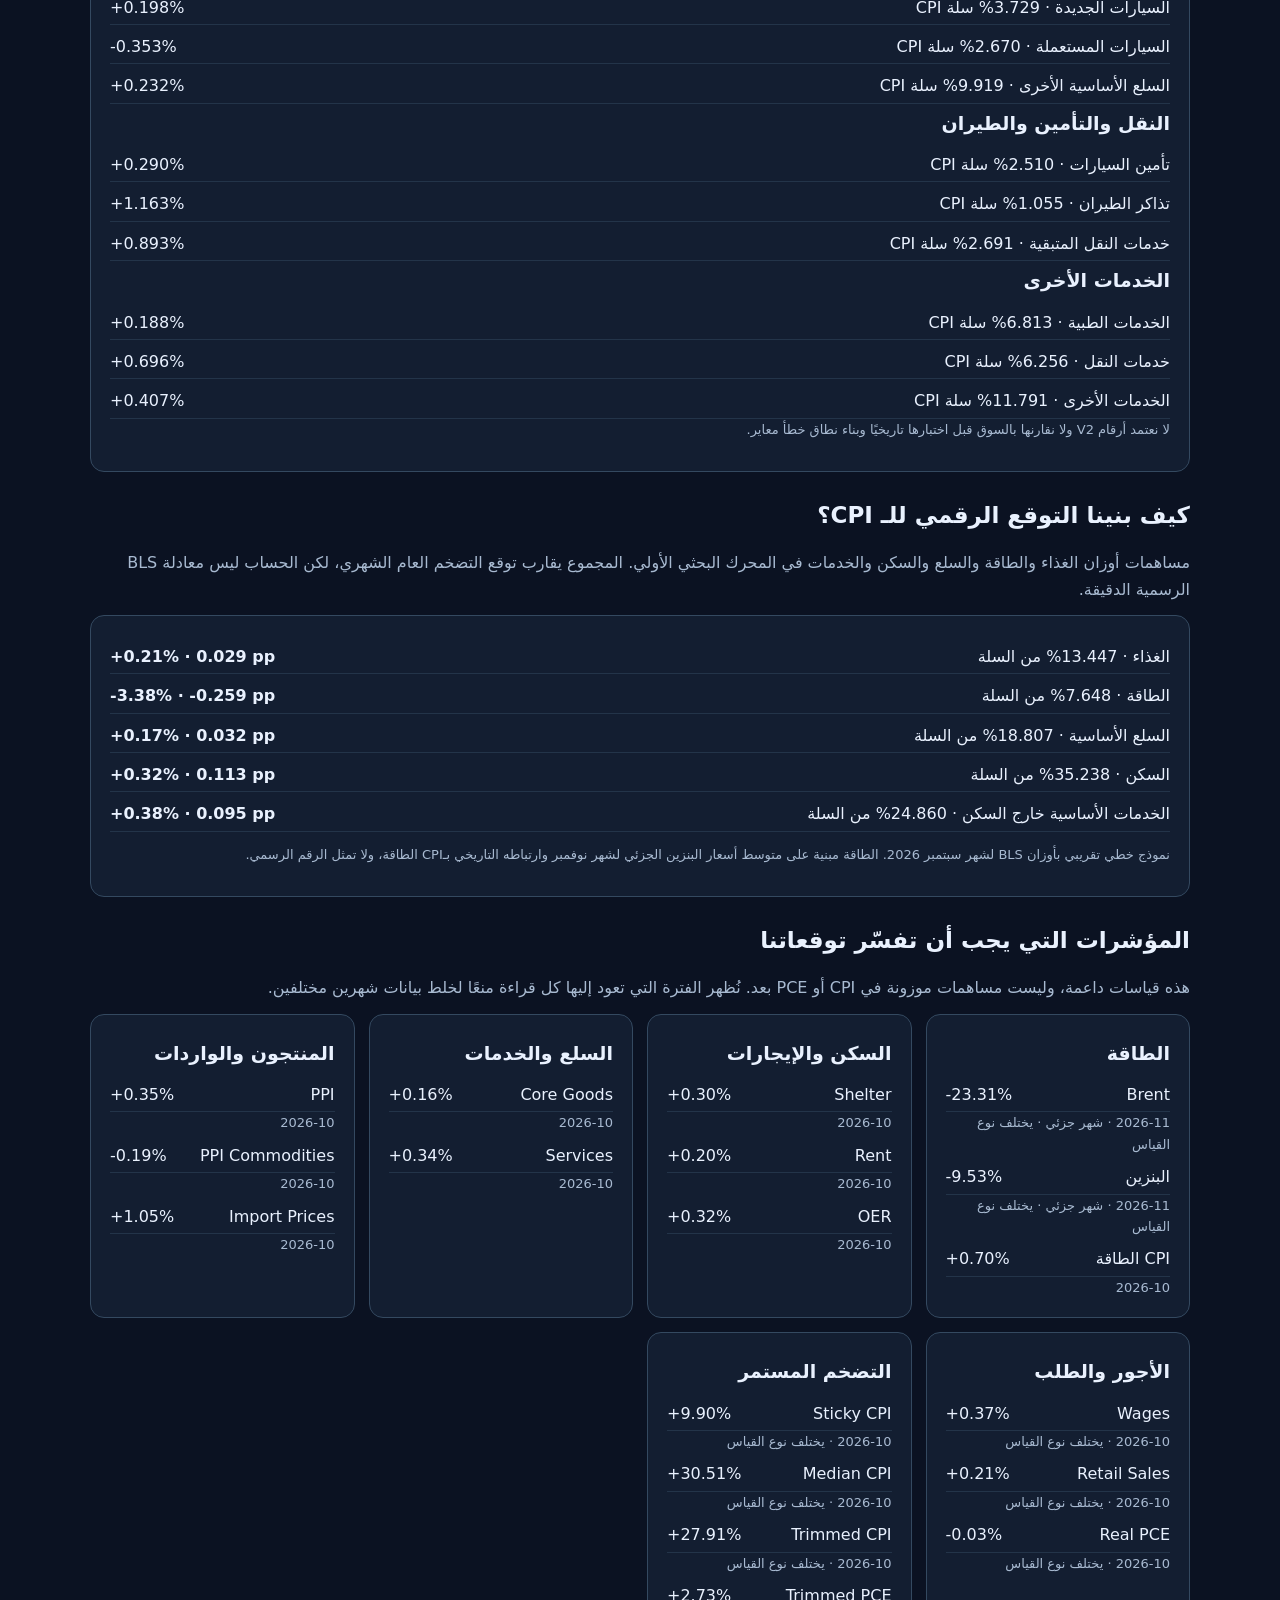
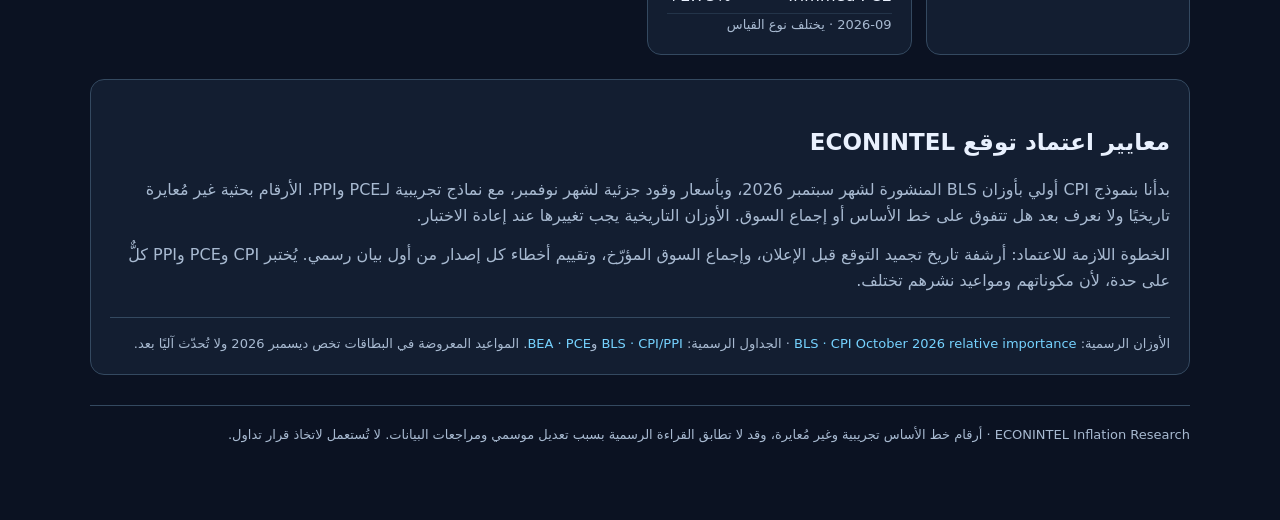
<file: inflation-nowcast.html>
<!doctype html><html lang="ar" dir="rtl"><head><meta charset="utf-8"><meta name="viewport" content="width=device-width,initial-scale=1">
<meta name="theme-color" content="#0b1222"><title>مختبر التوقع الرقمي للتضخم | ECONINTEL</title>
<style>
:root{color-scheme:dark;--bg:#0b1222;--card:#131e31;--line:#344960;--muted:#a8bad1;--text:#e9f1fe;--accent:#76d3ff}
*{box-sizing:border-box}body{background:var(--bg);color:var(--text);margin:0;font-family:system-ui,"Segoe UI",Tahoma,sans-serif;line-height:1.65}
.wrap{max-width:1140px;margin:auto;padding:28px 20px 75px}
header,.top,.comparison,.driverline,.bar{display:flex;justify-content:space-between;align-items:center;gap:13px;flex-wrap:wrap}
header{border-bottom:1px solid var(--line);padding-bottom:20px}
.logo{font-size:22px;font-weight:850;letter-spacing:1px}.logo span{color:var(--accent)}
nav{display:flex;gap:15px;flex-wrap:wrap}a{color:var(--accent);text-decoration:none}a:hover{text-decoration:underline}
.tag,.eyebrow{color:var(--accent);font-size:12px;font-weight:750;letter-spacing:.8px}
h1{font-size:clamp(28px,4vw,43px);margin:24px 0 10px;line-height:1.28}h2{font-size:23px;margin:25px 0 15px}h3{font-size:19px;margin:4px 0}
p,.small,small{color:var(--muted)}p{margin:0 0 12px}.small{font-size:13px}
.note{margin:25px 0;border:1px solid #786648;border-radius:12px;padding:17px;color:#e9d09f;background:#2b2920}
.meta{display:flex;gap:14px;flex-wrap:wrap;font-size:13px;color:var(--muted)}
.targets{display:grid;gap:17px}.target,.driver,.panel{border:1px solid var(--line);border-radius:14px;background:var(--card);padding:19px}
.top span{font-size:13px;color:var(--muted)}
.grid3{display:grid;grid-template-columns:repeat(3,minmax(0,1fr));gap:12px;margin:15px 0}
.metric{background:#0d192c;border-radius:12px;padding:14px;min-width:0}.metric small,.metric span{font-size:12px;display:block}
.metric strong{display:block;font-size:clamp(20px,2.5vw,29px);font-variant-numeric:tabular-nums;direction:ltr;text-align:right;padding:5px 0}
.comparison{border-top:1px solid var(--line);padding-top:15px;margin:14px 0}
input{background:#0a1626;color:var(--text);border:1px solid #849db6;border-radius:8px;font:inherit;padding:8px;width:135px;direction:ltr;text-align:right}
input:focus{outline:2px solid var(--accent)}
.drivers{display:grid;grid-template-columns:repeat(auto-fit,minmax(250px,1fr));gap:14px}
.driverline{border-bottom:1px solid #233449;padding:9px 0 3px}.mono{font-variant-numeric:tabular-nums;direction:ltr;display:inline-block}
.sources{margin-top:23px;padding-top:15px;border-top:1px solid var(--line)}
@media(max-width:700px){.grid3{grid-template-columns:1fr}.metric{display:grid;grid-template-columns:1fr 1fr;gap:5px}.metric strong{grid-row:span 2;text-align:left}.metric span{grid-column:1}}
</style></head><body><main class="wrap">
<header><div class="logo">ECON<span>INTEL</span></div>
<nav><a href="inflation.html">مختبر التضخم</a><a href="inflation-backtest.html">نتائج اختبار التوقعات</a><a href="index.html">سوق العمل</a></nav></header>
<div class="tag" style="margin-top:30px">INFLATION INTELLIGENCE · NUMERIC NOWCAST LAB</div>
<h1>التوقع الرقمي للتضخم قبل صدور البيانات</h1>
<p>المستهدف النهائي: توقعات بحثية رقمية مستقلة لـCPI وCore CPI وPCE وCore PCE وPPI، مع شرح مكونات CPI ثم مقارنتها بإجماع السوق بعد توثيق مصدره. هذه المرحلة تجريبية ولا تثبت دقة التوقعات.</p>
<div class="meta"><span>آخر تحديث: <b id="updated">—</b> بتوقيت عمّان</span><span>المصادر المتصلة: <b id="coverage">—</b></span></div>
<div class="note" id="status" role="status">جاري جلب البيانات…</div>
<section aria-labelledby="target-heading"><h2 id="target-heading">قراءات الأخبار الخمسة</h2><div class="targets" id="nowcastTargets"></div></section>
<section aria-labelledby="detailed"><h2 id="detailed">تفصيل مكونات CPI وCore CPI — المحرك V2</h2><p>السكن والإيجارات، السيارات والملابس، التأمين والطيران والخدمات الطبية. هذه طبقة بحثية مستقلة عن V1، ولا نعرض لها رقماً كاملاً عند نقص مصادرها.</p><div class="panel" id="cpiDetailed">يتم فحص المصادر التفصيلية…</div></section>
<section aria-labelledby="components"><h2 id="components">كيف بنينا التوقع الرقمي للـ CPI؟</h2><p>مساهمات أوزان الغذاء والطاقة والسلع والسكن والخدمات في المحرك البحثي الأولي. المجموع يقارب توقع التضخم العام الشهري، لكن الحساب ليس معادلة BLS الرسمية الدقيقة.</p><div class="panel" id="componentBreakdown">لم تتوفر تفاصيل المكونات بعد.</div></section>
<section aria-labelledby="driver-heading"><h2 id="driver-heading">المؤشرات التي يجب أن تفسّر توقعاتنا</h2>
<p>هذه قياسات داعمة، وليست مساهمات موزونة في CPI أو PCE بعد. نُظهر الفترة التي تعود إليها كل قراءة منعًا لخلط بيانات شهرين مختلفين.</p>
<div class="drivers" id="drivers"></div></section>
<section class="panel" style="margin-top:24px"><h2>معايير اعتماد توقع ECONINTEL</h2>
<p>بدأنا بنموذج CPI أولي بأوزان BLS المنشورة لشهر سبتمبر 2026، وبأسعار وقود جزئية لشهر نوفمبر، مع نماذج تجريبية لـPCE وPPI. الأرقام بحثية غير مُعايرة تاريخيًا ولا نعرف بعد هل تتفوق على خط الأساس أو إجماع السوق. الأوزان التاريخية يجب تغييرها عند إعادة الاختبار.</p>
<p>الخطوة اللازمة للاعتماد: أرشفة تاريخ تجميد التوقع قبل الإعلان، وإجماع السوق المؤرّخ، وتقييم أخطاء كل إصدار من أول بيان رسمي. يُختبر CPI وPCE وPPI كلٌّ على حدة، لأن مكوناتهم ومواعيد نشرهم تختلف.</p>
<div class="sources small">الأوزان الرسمية: <a href="https://www.bls.gov/news.release/cpi.htm" target="_blank" rel="noopener noreferrer">BLS · CPI October 2026 relative importance</a> · الجداول الرسمية: <a href="https://www.bls.gov/schedule/2026/12_sched_list.htm" target="_blank" rel="noopener noreferrer">BLS · CPI/PPI</a> و<a href="https://www.bea.gov/news/schedule/" target="_blank" rel="noopener noreferrer">BEA · PCE</a>. المواعيد المعروضة في البطاقات تخص ديسمبر 2026 ولا تُحدّث آليًا بعد.</div></section>
<footer class="small" style="margin-top:30px;border-top:1px solid var(--line);padding-top:18px">ECONINTEL Inflation Research · أرقام خط الأساس تجريبية وغير مُعايرة، وقد لا تطابق القراءة الرسمية بسبب تعديل موسمي ومراجعات البيانات. لا تُستعمل لاتخاذ قرار تداول.</footer>
</main><script defer src="assets/inflation-structural.js"></script><script defer src="assets/cpi-components-v2.js"></script><script defer src="assets/inflation-nowcast.js"></script></body></html>
</file>
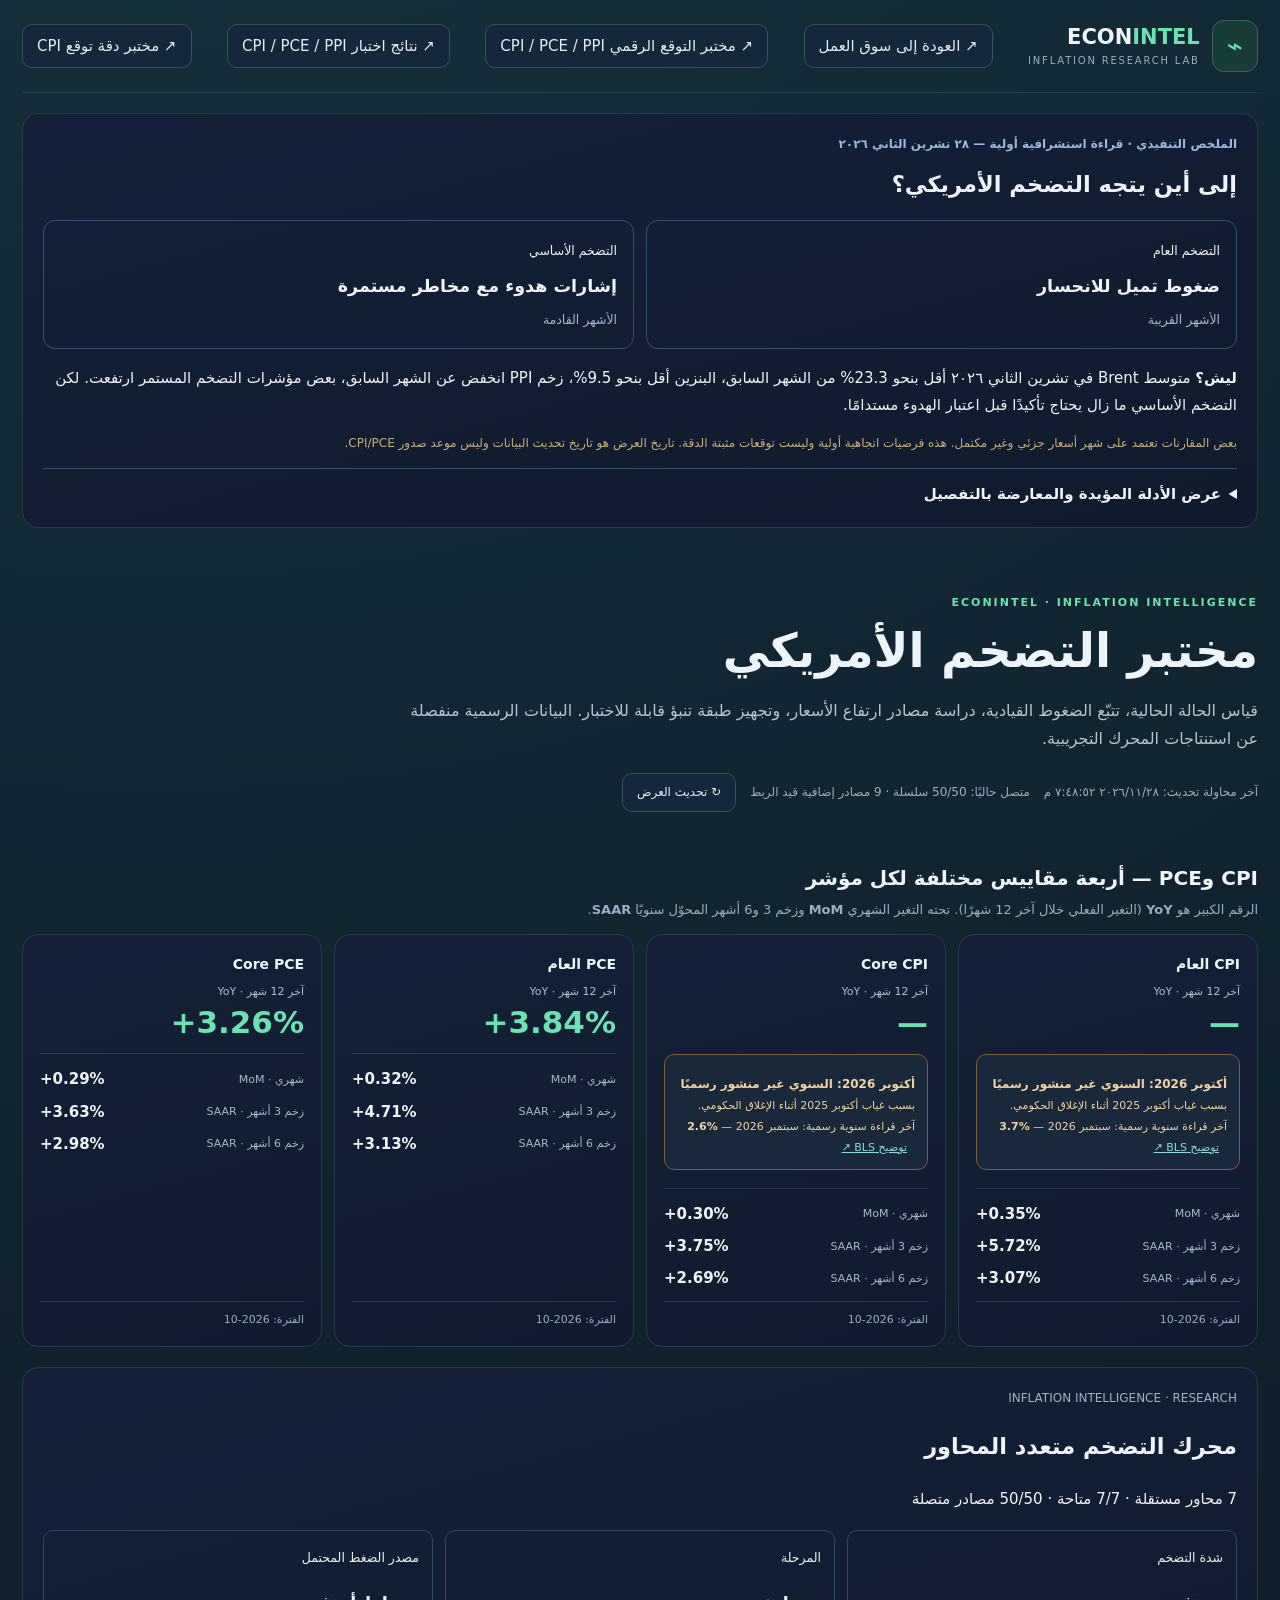
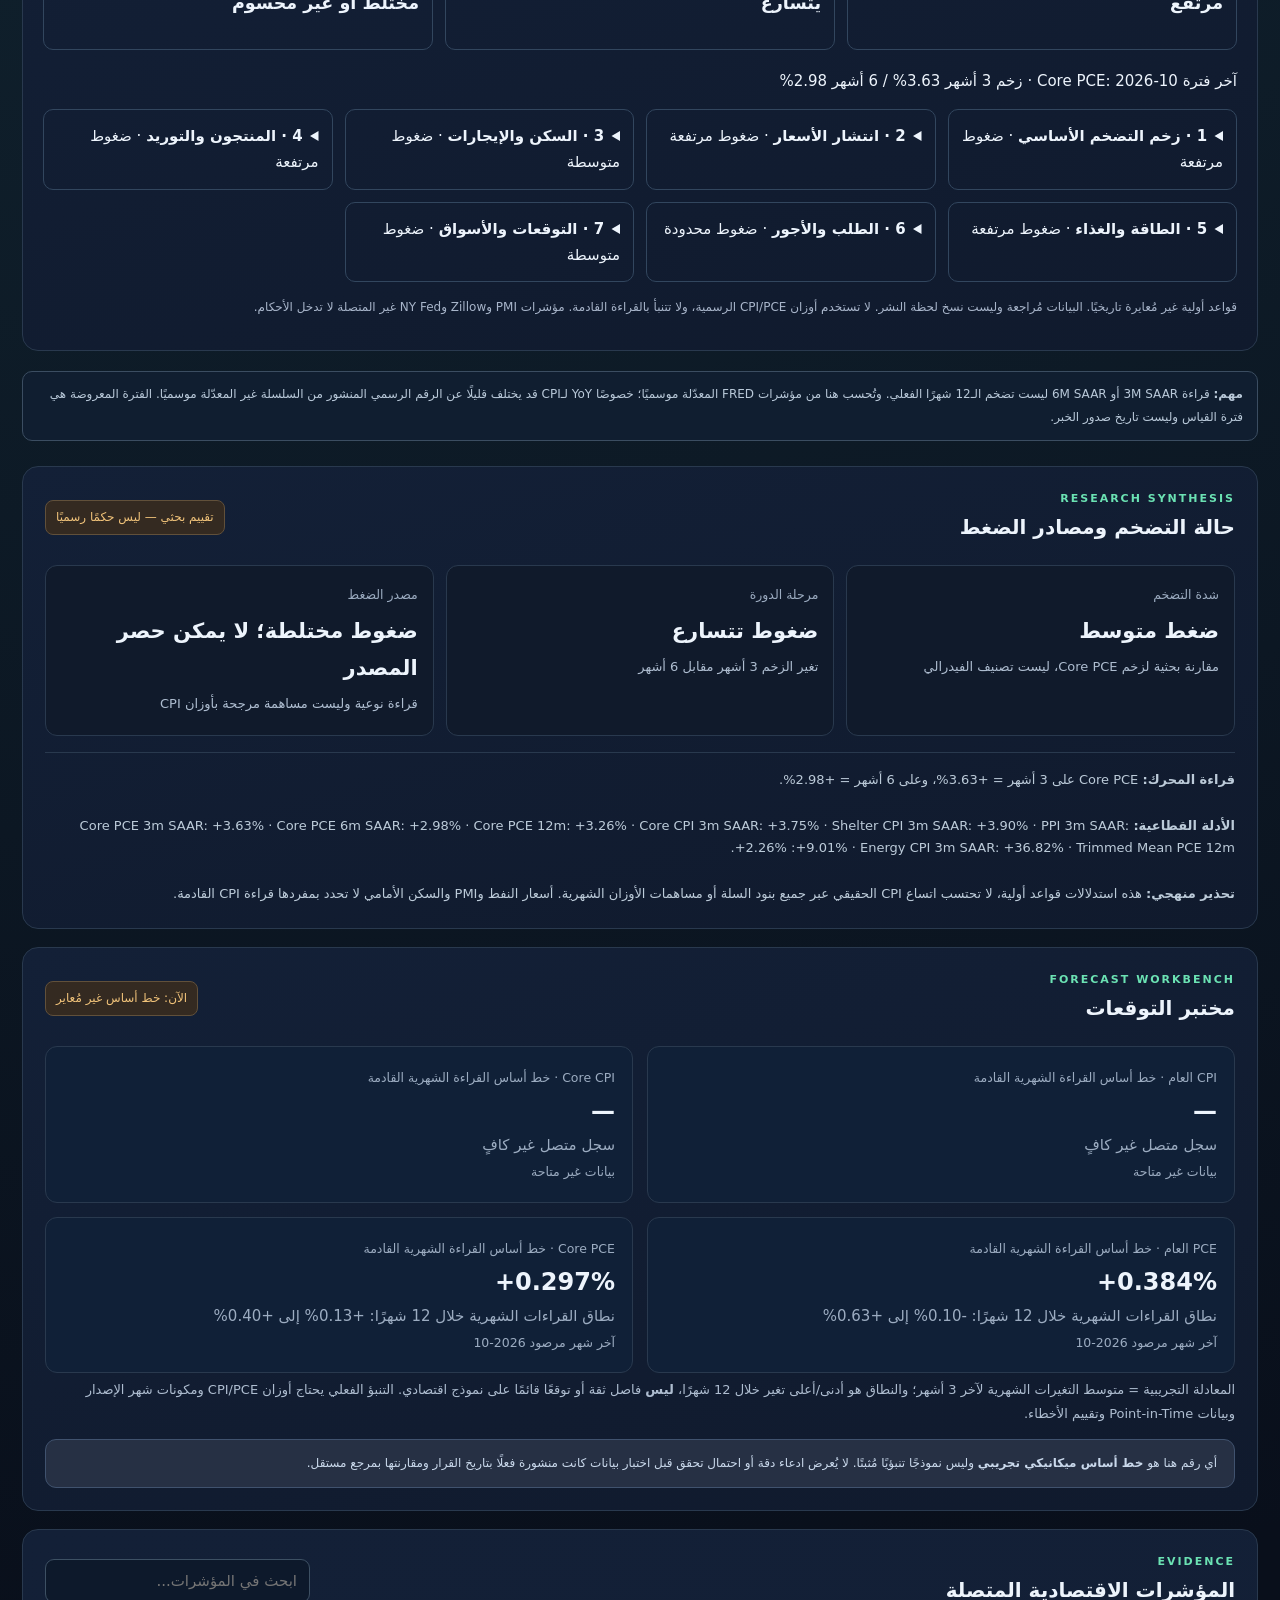
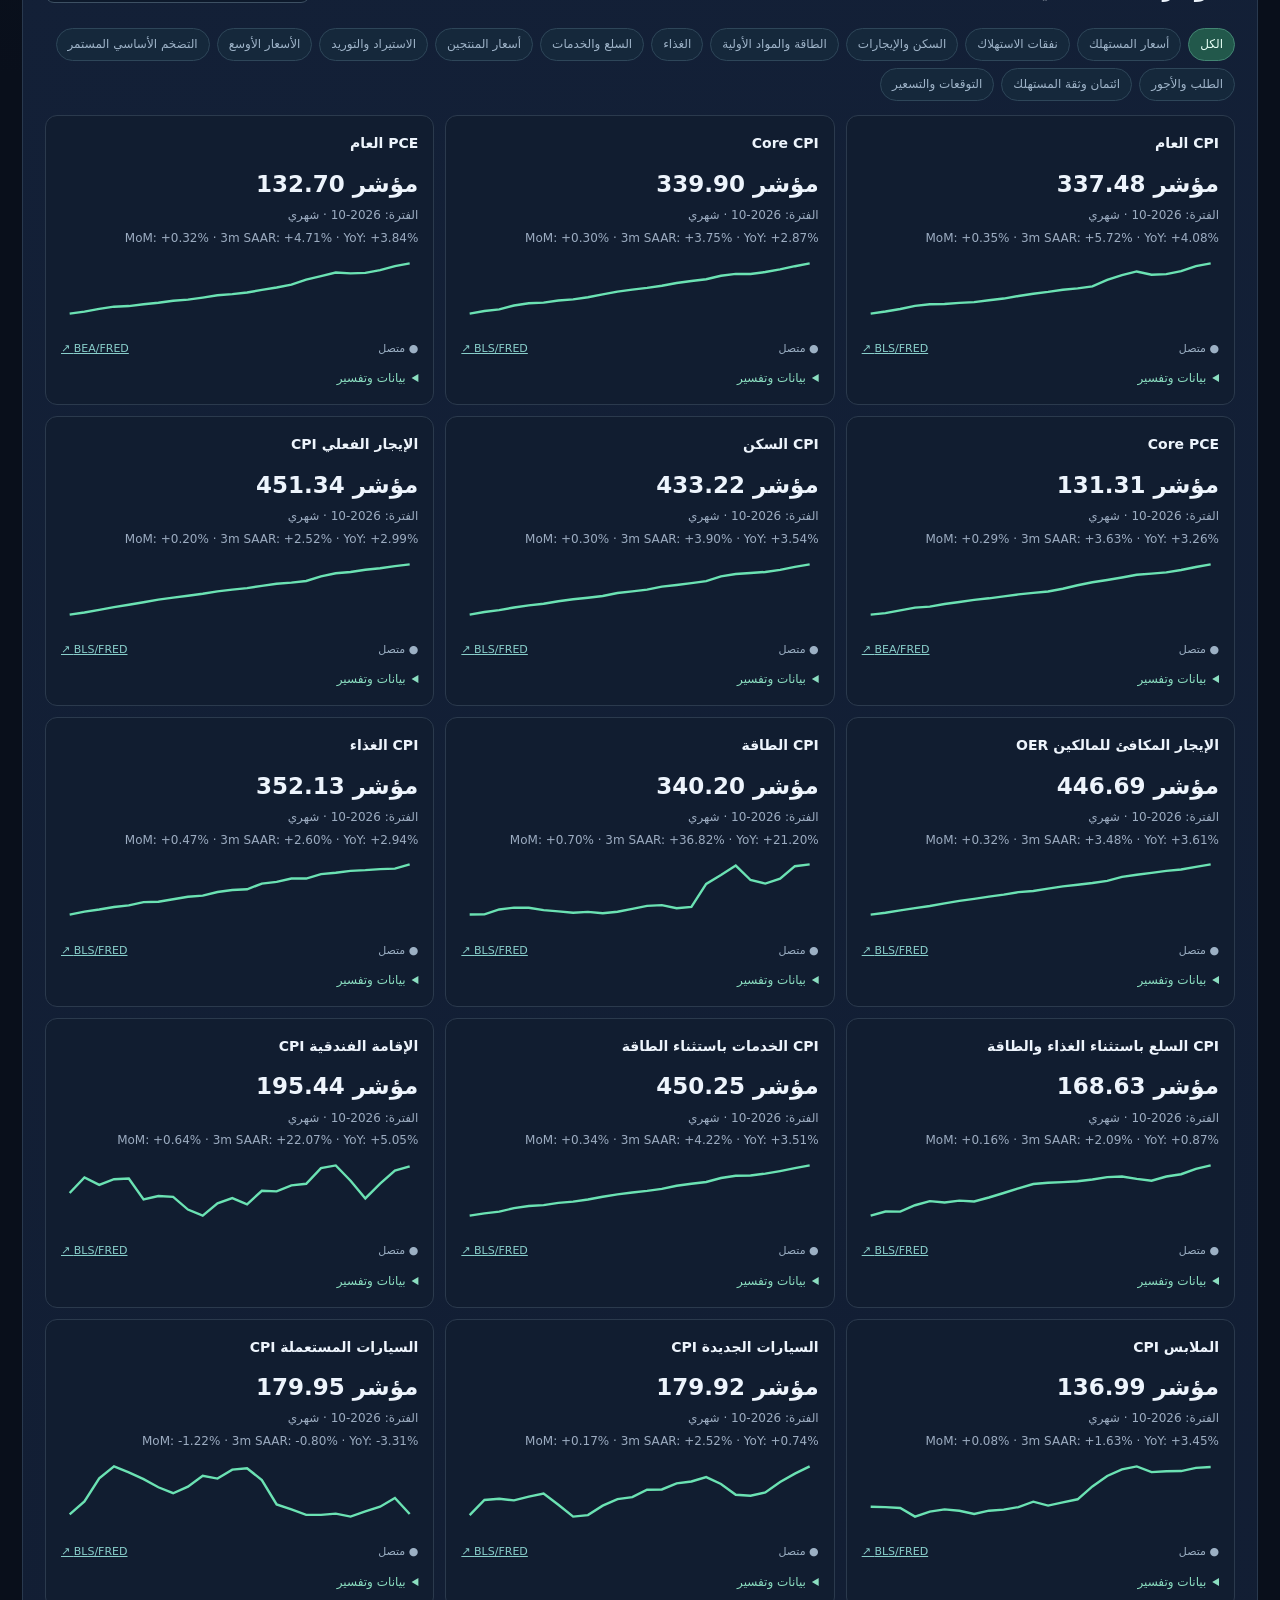
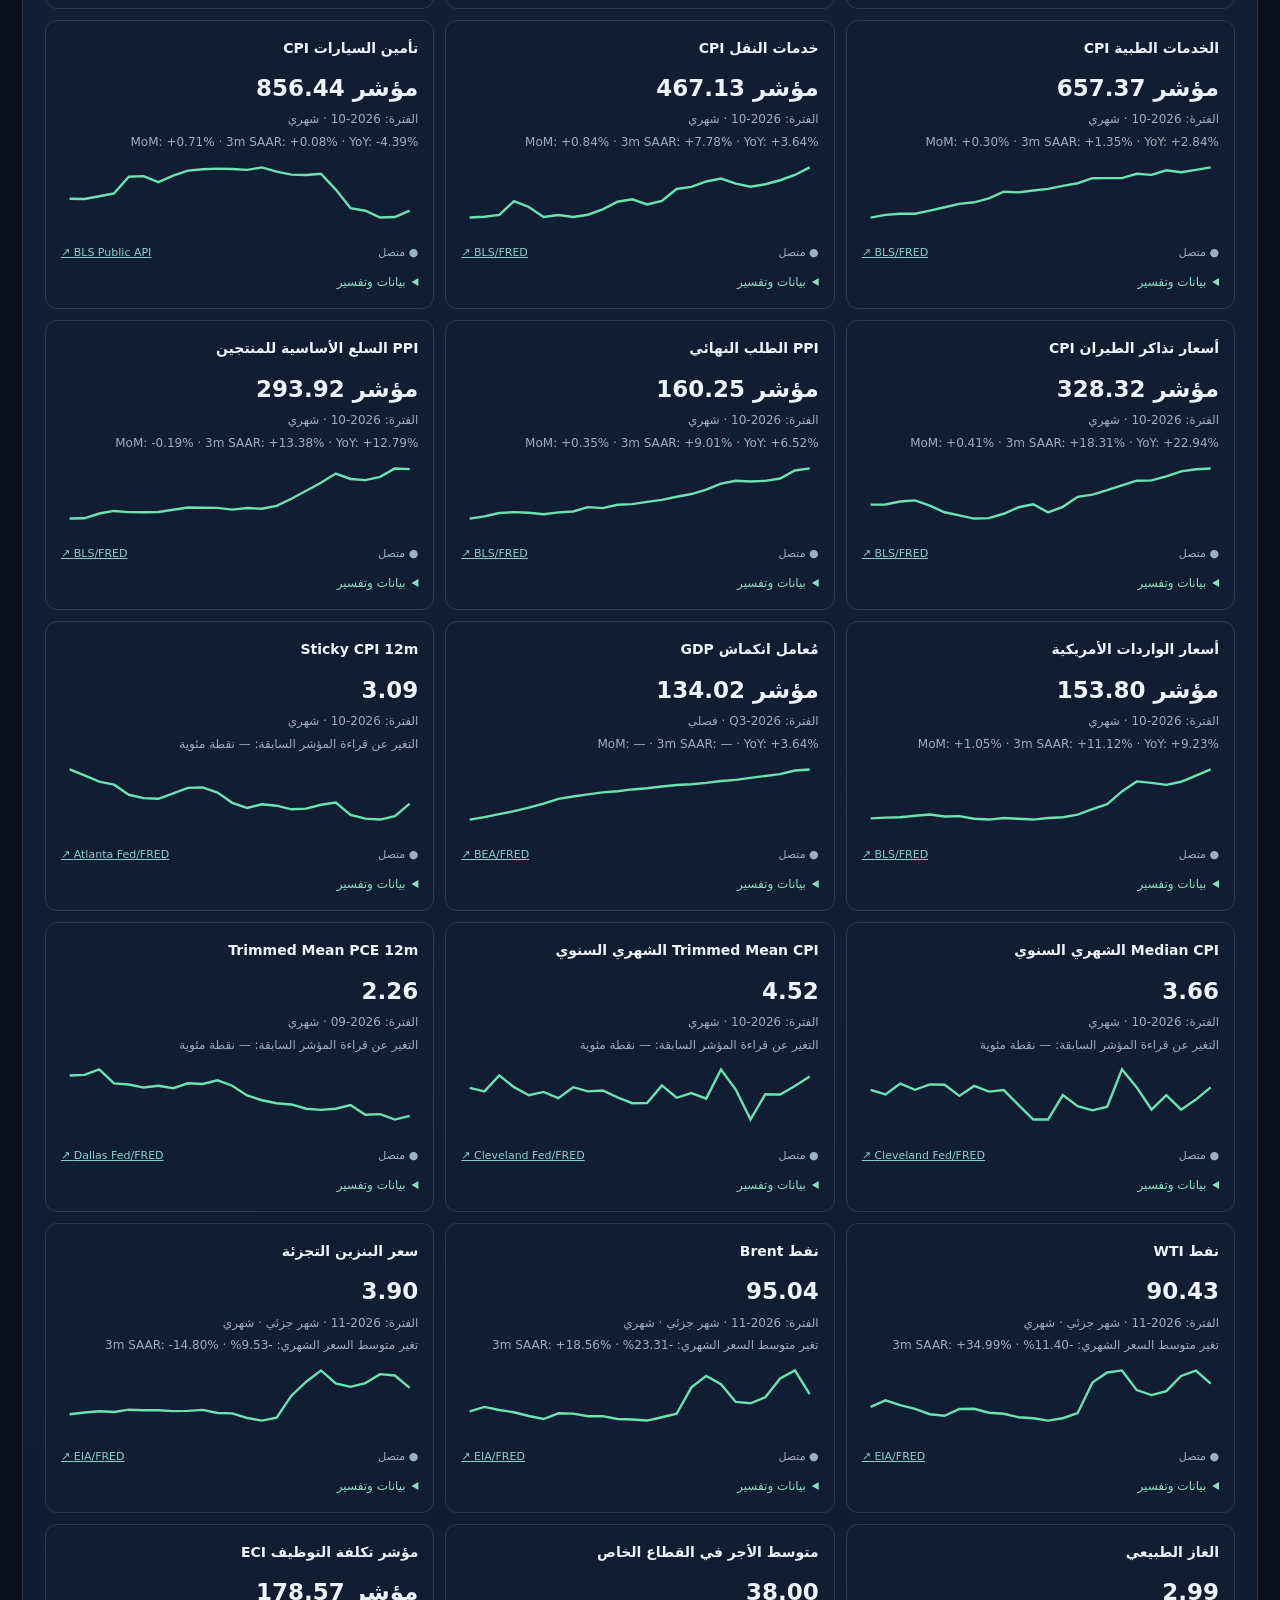
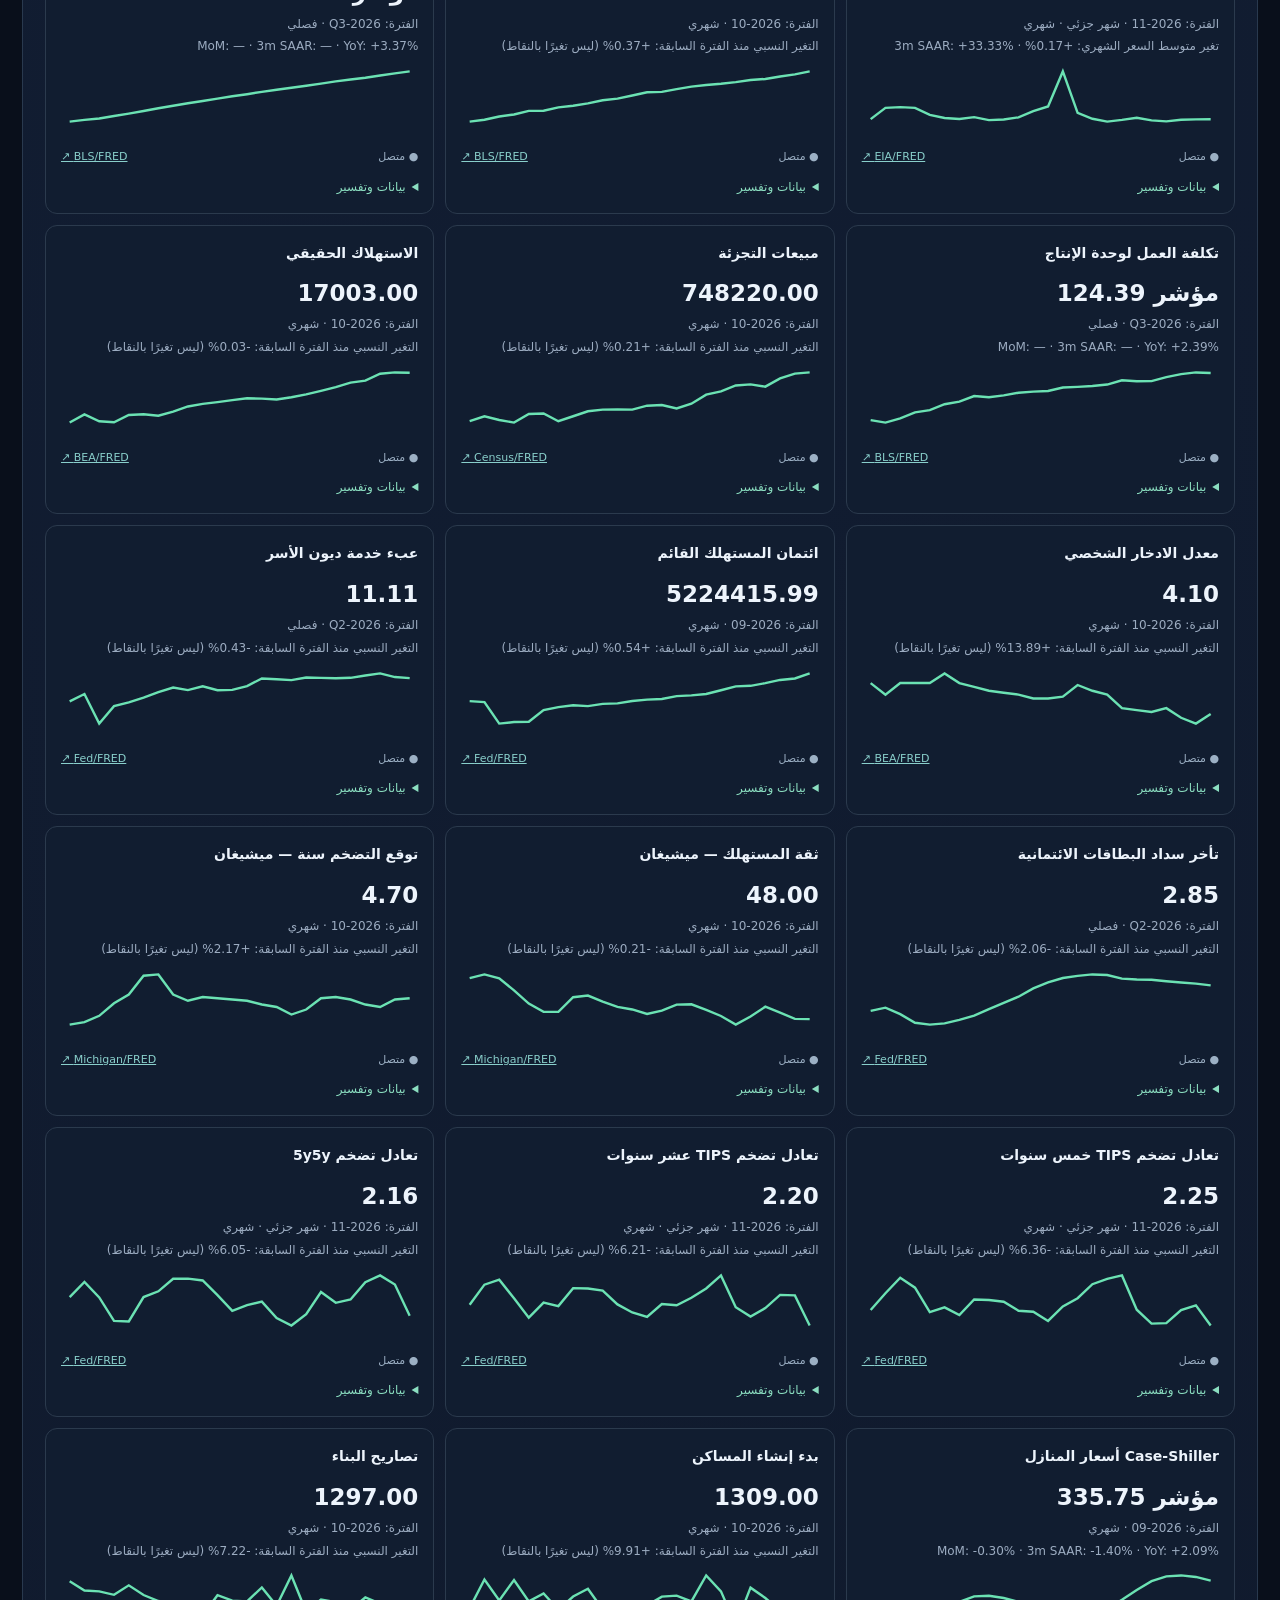
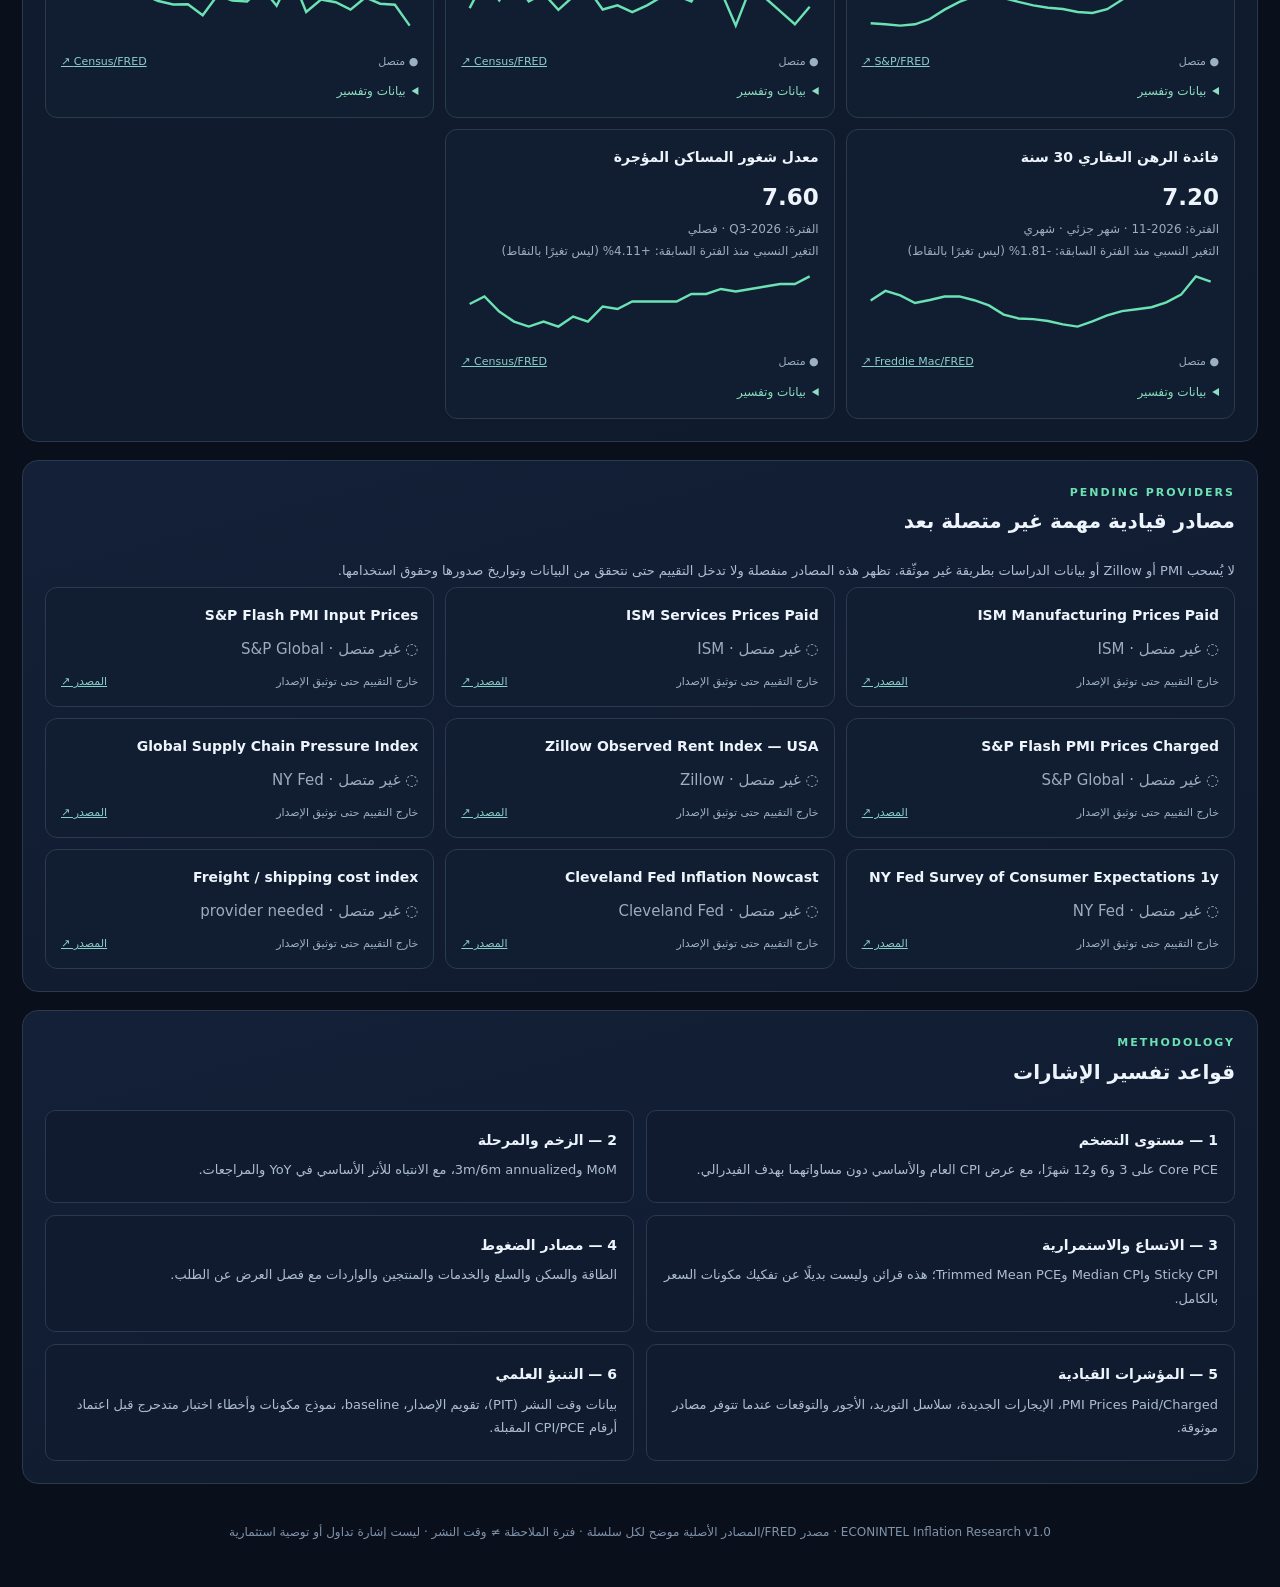
<file: inflation.html>
<!doctype html><html lang="ar" dir="rtl"><head><meta charset="utf-8"><meta name="viewport" content="width=device-width,initial-scale=1"><meta name="theme-color" content="#0b1222"><meta name="description" content="ECONINTEL: مختبر التضخم الأمريكي، البيانات الرسمية، محركات التضخم والإنذار المبكر"><title>مختبر التضخم الأمريكي | ECONINTEL</title><link rel="stylesheet" href="assets/inflation.css?v=20261128cpi2"><script src="assets/inflation-intelligence.js" defer></script><script src="assets/inflation-forward.js?v=20261128cpi2" defer></script><script src="assets/inflation.js?v=20261128cpi2" defer></script></head>
<body><div class="wrap"><header class="header"><div class="brand"><span class="mark">⌁</span><div><b>ECON<span>INTEL</span></b><small>INFLATION RESEARCH LAB</small></div></div><a href="index.html#overview" class="back">↗ العودة إلى سوق العمل</a><a href="inflation-nowcast.html" class="back">↗ مختبر التوقع الرقمي CPI / PCE / PPI</a><a href="inflation-backtest.html" class="back">↗ نتائج اختبار CPI / PCE / PPI</a><a href="cpi-backtest.html" class="back">↗ مختبر دقة توقع CPI</a></header>
<div class="hero"><div class="tag">ECONINTEL · INFLATION INTELLIGENCE</div><h1>مختبر التضخم الأمريكي</h1><p>قياس الحالة الحالية، تتبّع الضغوط القيادية، دراسة مصادر ارتفاع الأسعار، وتجهيز طبقة تنبؤ قابلة للاختبار. البيانات الرسمية منفصلة عن استنتاجات المحرك التجريبية.</p><div class="meta"><span id="synced">لم يتم تحميل البيانات بعد</span><span id="coverage">—</span><button id="refresh" class="secondary">↻ تحديث العرض</button></div></div>
<div id="warning" class="notice" hidden></div>
<section class="inflation-rates-section" aria-labelledby="inflationRatesHeading">
 <div class="inflation-rates-heading"><h2 id="inflationRatesHeading">CPI وPCE — أربعة مقاييس مختلفة لكل مؤشر</h2>
 <p>الرقم الكبير هو <b>YoY</b> (التغير الفعلي خلال آخر 12 شهرًا). تحته التغير الشهري <b>MoM</b> وزخم 3 و6 أشهر المحوّل سنويًا <b>SAAR</b>.</p></div>
 <div class="stats" id="stats"></div>
 <p class="inflation-rates-note"><b>مهم:</b> قراءة 3M SAAR أو 6M SAAR ليست تضخم الـ12 شهرًا الفعلي. وتُحسب هنا من مؤشرات FRED المعدّلة موسميًا؛ خصوصًا YoY لـCPI قد يختلف قليلًا عن الرقم الرسمي المنشور من السلسلة غير المعدّلة موسميًا. الفترة المعروضة هي فترة القياس وليست تاريخ صدور الخبر.</p>
</section>
<section class="panel"><div class="section-head"><div><div class="eyebrow">RESEARCH SYNTHESIS</div><h2>حالة التضخم ومصادر الضغط</h2></div><span class="qual">تقييم بحثي — ليس حكمًا رسميًا</span></div><div class="diagnostics" id="diagnostics"></div><div class="explain" id="explanation"></div></section>
<section class="panel"><div class="section-head"><div><div class="eyebrow">FORECAST WORKBENCH</div><h2>مختبر التوقعات</h2></div><span class="qual">الآن: خط أساس غير مُعاير</span></div><div id="forecast"></div><div class="note">أي رقم هنا هو <b>خط أساس ميكانيكي تجريبي</b> وليس نموذجًا تنبؤيًا مُثبتًا. لا يُعرض ادعاء دقة أو احتمال تحقق قبل اختبار بيانات كانت منشورة فعلًا بتاريخ القرار ومقارنتها بمرجع مستقل.</div></section>
<section class="panel"><div class="section-head"><div><div class="eyebrow">EVIDENCE</div><h2>المؤشرات الاقتصادية المتصلة</h2></div><input id="search" placeholder="ابحث في المؤشرات..." aria-label="بحث" /></div><div class="filters" id="filters"></div><div class="data-grid" id="indicators"></div></section>
<section class="panel"><div class="section-head"><div><div class="eyebrow">PENDING PROVIDERS</div><h2>مصادر قيادية مهمة غير متصلة بعد</h2></div></div><p class="mute">لا يُسحب PMI أو Zillow أو بيانات الدراسات بطريقة غير موثّقة. تظهر هذه المصادر منفصلة ولا تدخل التقييم حتى نتحقق من البيانات وتواريخ صدورها وحقوق استخدامها.</p><div class="data-grid" id="unconnected"></div></section>
<section class="panel"><div class="section-head"><div><div class="eyebrow">METHODOLOGY</div><h2>قواعد تفسير الإشارات</h2></div></div><div class="method"><div><b>1 — مستوى التضخم</b><p>Core PCE على 3 و6 و12 شهرًا، مع عرض CPI العام والأساسي دون مساواتهما بهدف الفيدرالي.</p></div><div><b>2 — الزخم والمرحلة</b><p>MoM و3m/6m annualized، مع الانتباه للأثر الأساسي في YoY والمراجعات.</p></div><div><b>3 — الاتساع والاستمرارية</b><p>Sticky CPI وMedian CPI وTrimmed Mean PCE؛ هذه قرائن وليست بديلًا عن تفكيك مكونات السعر بالكامل.</p></div><div><b>4 — مصادر الضغوط</b><p>الطاقة والسكن والسلع والخدمات والمنتجين والواردات مع فصل العرض عن الطلب.</p></div><div><b>5 — المؤشرات القيادية</b><p>PMI Prices Paid/Charged، الإيجارات الجديدة، سلاسل التوريد، الأجور والتوقعات عندما تتوفر مصادر موثوقة.</p></div><div><b>6 — التنبؤ العلمي</b><p>بيانات وقت النشر (PIT)، تقويم الإصدار، baseline، نموذج مكونات وأخطاء اختبار متدحرج قبل اعتماد أرقام CPI/PCE المقبلة.</p></div></div></section>
<footer>ECONINTEL Inflation Research v1.0 · مصدر FRED/المصادر الأصلية موضح لكل سلسلة · فترة الملاحظة ≠ وقت النشر · ليست إشارة تداول أو توصية استثمارية</footer></div></body></html>
</file>
<file: assets/styles.css>
@import url('https://fonts.googleapis.com/css2?family=Cairo:wght@400;500;600;700;800&family=IBM+Plex+Sans+Arabic:wght@400;500;600;700&display=swap');
:root{--bg:#080e1b;--surface:#0d1525;--panel:#101a2b;--panel-2:#131f32;--line:#243046;--line-soft:#202a3b;--text:#eff5ff;--muted:#93a2b9;--dim:#64748b;--green:#66e8a3;--green-soft:rgba(92,229,160,.13);--orange:#ffbd6d;--red:#ff7584;--blue:#78aaff;--accent:#8bf3ba;--shadow:0 22px 60px rgba(0,0,0,.19);--radius:17px}
*{box-sizing:border-box}html{scroll-behavior:smooth}body{margin:0;background:var(--bg);color:var(--text);font-family:'IBM Plex Sans Arabic','Cairo',Tahoma,sans-serif;font-size:14px;line-height:1.65}button,input,select,textarea{font:inherit}button{cursor:pointer}a{color:inherit;text-decoration:none}button:focus-visible,a:focus-visible,input:focus-visible{outline:2px solid #8df7bf;outline-offset:3px}::selection{background:#1d7e5a;color:#fff}.app-shell{min-height:100vh;display:flex;direction:rtl}.sidebar{width:259px;flex:0 0 259px;background:#0b1322;border-left:1px solid var(--line-soft);padding:27px 14px;display:flex;flex-direction:column;position:sticky;right:0;top:0;height:100vh;z-index:20}.brand{display:flex;gap:11px;align-items:center;padding:3px 8px 23px;border-bottom:1px solid var(--line-soft);direction:ltr;justify-content:flex-end}.brand-mark{background:linear-gradient(140deg,#8efcc4,#32b987);height:43px;width:43px;border-radius:13px;display:grid;place-items:center;color:#081529;box-shadow:0 0 22px rgba(73,226,153,.17)}.brand-pulse{font-size:28px;font-weight:900;line-height:1}.brand strong{font-family:Arial,sans-serif;font-size:16px;letter-spacing:1.7px}.brand strong span{color:var(--green)}.brand small{display:block;font-size:8px;letter-spacing:1.6px;color:#899ab3;direction:ltr}.side-section-label{font-size:11px;font-weight:700;color:#617187;padding:27px 13px 9px}.side-section-label span{float:left;font-size:9px;color:#465467;letter-spacing:1px}.side-nav{display:grid;gap:4px}.nav-link{border:1px solid transparent;background:none;color:#a5b2c5;border-radius:10px;padding:10px 13px;text-align:right;display:flex;gap:11px;align-items:center;width:100%;transition:.2s}.nav-link:hover{background:#152038;color:#fff}.nav-link.active{border-color:#315d50;background:linear-gradient(90deg,rgba(57,172,128,.04),rgba(42,155,105,.16));color:#b1f7d2}.nav-icon{font-size:18px;width:20px;text-align:center;color:#95a7ba}.nav-link.active .nav-icon{color:var(--green)}.nav-arrow,.nav-mini,.nav-count{margin-right:auto;font-size:10px;color:#72869d}.nav-count{border-radius:6px;padding:1px 7px;background:#1c3041;color:#9ad7c3}.nav-mini{border-radius:5px;background:#222b3b;padding:0 6px}.sidebar-bottom{margin-top:auto}.side-brief{background:linear-gradient(140deg,rgba(35,78,80,.45),rgba(23,40,62,.75));border:1px solid #26494a;padding:15px 12px;border-radius:13px;display:flex;gap:10px}.side-brief-spark{color:var(--green);font-size:23px}.side-brief b{font-size:12px}.side-brief p{font-size:11px;line-height:1.8;color:#9db0bd;margin:2px 0 0}.sidebar-version{margin-top:17px;border-top:1px solid var(--line-soft);padding:18px 5px 0;color:#7e90a5;font-size:10px}.sidebar-version>span:last-child{float:left;font-family:Arial,sans-serif;font-size:9px;color:#5b6c81;letter-spacing:1px}.status-dot{display:inline-block;width:7px;height:7px;border-radius:50%;background:var(--green);margin-left:5px;box-shadow:0 0 9px rgba(91,239,165,.45)}.main{min-width:0;flex:1}.topbar{height:72px;border-bottom:1px solid var(--line-soft);display:flex;align-items:center;justify-content:space-between;padding:0 37px;background:#0b1220ad;backdrop-filter:blur(12px);position:sticky;top:0;z-index:10}.topbar-title,.topbar-tools{display:flex;align-items:center;gap:15px}.breadcrumb{font-family:'IBM Plex Sans Arabic',sans-serif;font-size:12px;letter-spacing:.1px;color:#73869c}.breadcrumb span{padding:0 9px;color:#40516b}.breadcrumb b{color:#e5edf8;font-weight:600}.topbar-tools{font-size:11px;color:#9faac0}.time-label{direction:ltr}.vertical-separator{background:var(--line);height:19px;width:1px}.data-status{color:#b6d4c8}.icon-button{width:34px;height:34px;background:#172337;border:1px solid #2a3a52;border-radius:9px;color:#a8bfd2;display:inline-grid;place-items:center;font-size:18px}.mobile-menu{display:none}.content{max-width:1640px;padding:35px 37px 55px;margin:auto}.footer{margin:0 37px;border-top:1px solid var(--line-soft);padding:17px 0 23px;color:#64758b;font-size:10px;display:flex;justify-content:space-between;gap:8px}.page-head{display:flex;justify-content:space-between;align-items:end;gap:18px;margin-bottom:26px}.eyebrow{display:flex;align-items:center;gap:10px;font-family:Arial,sans-serif;color:var(--green);font-size:10px;letter-spacing:1.8px;font-weight:bold;direction:ltr;justify-content:flex-end}.eyebrow:before{content:'';height:5px;width:5px;background:var(--green);border-radius:50%}.page-head h1{font-family:'Cairo',sans-serif;font-size:29px;margin:7px 0 2px;letter-spacing:-.7px;font-weight:700;line-height:1.5}.page-head p{margin:0;color:var(--muted);font-size:12px}.head-actions{display:flex;gap:9px;align-items:center;flex-wrap:wrap}.btn{border:1px solid var(--line);background:#17243a;color:#d5e3f1;border-radius:10px;padding:9px 14px;display:inline-flex;align-items:center;justify-content:center;gap:8px;font-size:11px;font-weight:600;transition:.15s;white-space:nowrap}.btn:hover{border-color:#537e76;background:#1d3145}.btn.primary{background:#78ebb4;color:#09261b;border-color:#78ebb4;font-weight:800}.btn.primary:hover{background:#a9ffd3}.btn.ghost{background:transparent}.tiny-badge{display:inline-flex;gap:6px;align-items:center;border:1px solid #365a53;color:#a8e9ca;background:#17382d5d;border-radius:99px;font-size:10px;padding:3px 10px;white-space:nowrap}.tiny-badge.warning{border-color:#75593e;color:#e6bd8b;background:#3b2b1e60}.tiny-badge.muted{border-color:#374357;color:#98acc4;background:#1a2433}.hero{background:radial-gradient(ellipse at 92% 10%,rgba(57,202,132,.13),transparent 47%),linear-gradient(115deg,#12263b,#101c2f 65%,#111b2b);border:1px solid #294355;border-radius:var(--radius);padding:26px 28px;margin-bottom:22px;box-shadow:var(--shadow);display:grid;grid-template-columns:1.25fr .85fr;gap:22px;align-items:center;overflow:hidden;position:relative}.hero:after{content:'';width:380px;height:380px;position:absolute;left:-200px;top:-235px;border:1px solid #38614a88;border-radius:50%;pointer-events:none}.hero-kicker{font-size:11px;color:#95e2bb;font-weight:600}.hero h2{font-family:Cairo,sans-serif;font-size:25px;line-height:1.65;margin:8px 0 10px}.hero h2 em{font-style:normal;color:var(--green)}.hero p{color:#aabbd1;margin:0;font-size:12px;max-width:640px;line-height:1.95}.hero-foot{display:flex;flex-wrap:wrap;gap:14px;margin-top:17px;color:#93a8b8;font-size:10px}.hero-foot strong{color:#e1ede6}.hero-meter{background:#07142394;border:1px solid #2c574f;border-radius:14px;padding:17px 18px;max-width:310px;justify-self:end;width:100%}.hero-meter-top{display:flex;justify-content:space-between;gap:8px;align-items:center;color:#9ab6b7;font-size:11px}.hero-meter strong{display:block;font-family:Cairo,sans-serif;font-size:19px;color:#e0fff0;line-height:1.7;margin:8px 0 2px}.hero-meter small{display:block;color:#90aeb3;font-size:10px}.meter-track{height:7px;border-radius:20px;background:#273747;display:flex;overflow:hidden;margin:12px 0 8px}.meter-fill{background:linear-gradient(90deg,#38bb8a,#8bf7b9);width:65%;border-radius:20px}.metric-grid{display:grid;grid-template-columns:repeat(4,minmax(0,1fr));gap:14px;margin-bottom:19px}.metric-card{background:var(--panel);border:1px solid var(--line-soft);border-radius:var(--radius);padding:19px 19px 14px;min-height:157px;min-width:0;position:relative;overflow:hidden}.metric-card:hover{border-color:#34526a}.metric-card-top{display:flex;align-items:center;gap:8px;justify-content:space-between;font-size:11px;color:#9aaac0}.metric-label{display:flex;align-items:center;gap:8px}.metric-icon{width:25px;height:25px;display:grid;place-items:center;background:#1d3443;border-radius:7px;color:#82e8bf;font-size:15px}.metric-value{direction:ltr;display:flex;align-items:baseline;justify-content:flex-end;gap:4px;margin-top:10px;text-align:right}.metric-value strong{font-family:Arial,sans-serif;font-size:30px;line-height:1.2;letter-spacing:-.8px;font-weight:700}.metric-value small{font-size:14px;color:#a9b7c6;font-family:Arial,sans-serif}.metric-bottom{display:flex;align-items:center;justify-content:space-between;gap:5px;margin-top:12px;font-size:10px;color:#7d8da6}.delta{border-radius:5px;background:#133e30;color:#6fe1aa;padding:1px 6px;direction:ltr;font-family:Arial,sans-serif}.delta.bad{color:#ff99a3;background:#4c242d}.delta.neutral{background:#27334a;color:#b3c3d5}.grid2{display:grid;grid-template-columns:1.4fr .95fr;gap:16px;margin-bottom:17px}.grid2.equal{grid-template-columns:1fr 1fr}.panel{background:var(--panel);border:1px solid var(--line-soft);border-radius:var(--radius);padding:22px 23px;min-width:0}.panel-head{display:flex;align-items:flex-start;justify-content:space-between;gap:12px;margin-bottom:14px}.panel-head h3{font-size:14px;line-height:1.6;margin:0;font-weight:700}.panel-head p{color:#8398b0;font-size:10px;margin:4px 0 0}.panel-tool{display:flex;align-items:center;gap:7px}.tabset{display:inline-flex;gap:2px;border-radius:8px;padding:3px;border:1px solid #2a3850;background:#121e30;direction:ltr}.tab{border:0;background:transparent;color:#879bb1;border-radius:6px;font-size:10px;padding:5px 9px;white-space:nowrap}.tab.active{background:#304358;color:#efffff}.chart-body{height:258px;position:relative}.chart-body.short{height:205px}.chart-body svg{height:100%;width:100%;overflow:visible}.chart-note{font-size:10px;color:#8298ab;border-top:1px solid #24334a;margin-top:8px;padding-top:10px;line-height:1.8}.text-warning{color:var(--orange)!important}.split-row{border-bottom:1px solid #223148;display:flex;justify-content:space-between;align-items:center;padding:11px 0;gap:18px;font-size:11px}.split-row:last-child{border-bottom:0}.split-row span{color:#9cacc1}.split-row b{font-size:11px}.signal{display:inline-flex;align-items:center;gap:5px;font-size:10px;font-weight:600}.signal:before{content:'';width:6px;height:6px;border-radius:50%;background:currentColor}.signal.positive{color:#7ce6b1}.signal.warning{color:#e9b36e}.signal.negative{color:#ff8397}.signal.neutral{color:#9eb8ce}.mini-heading{color:#8197aa;font-size:10px;letter-spacing:.2px;margin-bottom:12px}.insight{background:#142739;border:1px solid #2b4d55;border-radius:12px;padding:15px 16px;font-size:11px;line-height:1.95;color:#bfcede}.insight b{color:#a6f3c9}.insight.warn{background:#302319;border-color:#61472b}.insight.warn b{color:#ffca90}.section-title{display:flex;align-items:center;justify-content:space-between;gap:10px;margin:25px 0 12px}.section-title h2{font-size:17px;font-family:Cairo,sans-serif;margin:0}.section-title p{color:var(--dim);font-size:11px;margin:0}.sectors{display:flex;flex-direction:column;gap:13px;margin-top:15px}.sector-row{display:grid;grid-template-columns:165px minmax(30px,1fr) 65px;align-items:center;gap:13px;font-size:10.5px}.sector-name{color:#b1bfd0;white-space:nowrap;overflow:hidden;text-overflow:ellipsis}.sector-track{height:8px;border-radius:8px;background:#223046;position:relative;overflow:hidden}.sector-fill{height:100%;border-radius:8px;background:linear-gradient(90deg,#4fbe94,#91ebc1);margin-right:0}.sector-fill.negative{background:#e68d8d}.sector-number{font-family:Arial,sans-serif;color:#a9f3c9;direction:ltr;text-align:left}.sector-number.negative{color:#f2a4a6}.upcoming{display:grid;gap:12px}.event-row{display:flex;gap:13px;align-items:center}.event-date{background:#1c2a3d;border:1px solid #304158;border-radius:9px;min-width:61px;padding:8px 7px;text-align:center;line-height:1.2}.event-date strong{font:700 16px Arial,sans-serif;display:block;color:#f1f7ff}.event-date small{color:#90a5b9;font-size:9px}.event-description{flex:1}.event-description b{display:block;font-size:11px;font-weight:600}.event-description small{display:block;color:#7e93a7;font-size:10px;margin-top:3px}.event-priority{font-size:9px;color:#ebbb80;background:#362d22;border:1px solid #5e4a35;padding:2px 8px;border-radius:6px}.method-pill{display:inline-flex;border:1px solid var(--line);padding:4px 9px;background:#172337;border-radius:6px;color:#9aacc3;font-size:10px}.data-list{display:grid;grid-template-columns:repeat(3,minmax(0,1fr));gap:11px}.data-tile{background:#111d2e;border:1px solid #2a3a4e;border-radius:12px;padding:16px;min-height:124px;display:flex;flex-direction:column;gap:6px;text-align:right}.data-tile:hover{border-color:#447c68;background:#15253a}.data-tile b{font-size:12px}.data-tile small{color:#8496ad;font-size:10px}.data-tile .number{font:700 23px Arial,sans-serif;direction:ltr;text-align:right}.tile-footer{display:flex;justify-content:space-between;align-items:center;gap:8px;color:#8092a9;font-size:9px;margin-top:auto}.tag{font:600 9px Arial,sans-serif;border:1px solid #334358;border-radius:5px;padding:1px 6px;white-space:nowrap}.filter-row{display:flex;flex-wrap:wrap;align-items:center;gap:8px;margin-bottom:17px}.filter-chip{font-size:10px;color:#9badc2;padding:7px 12px;border:1px solid var(--line);background:#131f31;border-radius:8px}.filter-chip.active{background:#153b32;color:#99f4c9;border-color:#386d57}.search-box{border:1px solid #324257;background:#0c1727;border-radius:10px;padding:10px 12px;min-width:235px;max-width:100%;color:#eff5fc;font-size:12px}.search-box::placeholder{color:#687e95}.empty{border:1px dashed #395067;border-radius:13px;padding:35px;text-align:center;color:#8ea2b6;font-size:12px}.empty-icon{font-size:25px;display:block;margin-bottom:8px}.table-wrap{overflow:auto;border:1px solid var(--line-soft);border-radius:11px}.data-table{border-collapse:collapse;width:100%;min-width:680px;text-align:right}.data-table th{background:#152136;color:#839ab3;text-align:right;padding:12px 14px;font-size:10px;font-weight:600;white-space:nowrap}.data-table td{padding:12px 14px;border-top:1px solid #243046;color:#c0cede;font-size:11px}.data-table tr:hover td{background:#162339}.data-table .value{font:700 13px Arial,sans-serif;direction:ltr;white-space:nowrap}.data-table a{color:#84d9b7}.data-table a:hover{text-decoration:underline}.source-list{display:grid;gap:10px}.source-item{padding:16px;display:flex;align-items:center;justify-content:space-between;gap:16px;background:#131f30;border:1px solid var(--line);border-radius:12px}.source-item h4{margin:0;font-size:12px}.source-item p{color:#8b9cb0;font-size:10px;margin:4px 0 0}.source-link{background:#1a3d35;color:#9cf8cb;border:1px solid #345d51;border-radius:7px;padding:6px 10px;font-size:10px}.module-hero{background:linear-gradient(120deg,#102635,#151d36);border:1px solid #2d455e;border-radius:15px;padding:30px 28px;margin:0 0 20px}.module-hero h2{font:700 24px Cairo,sans-serif;margin:4px 0}.module-hero p{color:#a8bbcb;font-size:12px;margin:0;max-width:700px}.roadmap{display:grid;grid-template-columns:repeat(3,minmax(0,1fr));gap:12px}.roadmap-card{padding:19px;border:1px solid var(--line);background:var(--panel);border-radius:13px}.roadmap-card .step{font:700 11px Arial,sans-serif;color:var(--green)}.roadmap-card b{display:block;margin:7px 0;font-size:13px}.roadmap-card p{color:#8ba0b5;margin:0;font-size:10px}.metric-dialog{width:min(610px,calc(100vw - 24px));background:#101b2d;border:1px solid #38536b;border-radius:17px;box-shadow:0 35px 100px #000b;padding:0;color:#fff}.metric-dialog::backdrop{background:#010713bb}.dialog-top{display:flex;justify-content:space-between;align-items:start;gap:15px;border-bottom:1px solid var(--line);padding:22px}.dialog-top h2{font-size:17px;margin:3px 0}.dialog-body{padding:20px 23px}.dialog-close{background:#1e2d44;border:1px solid var(--line);border-radius:8px;color:#fff;padding:2px 10px;font-size:19px}.dialog-number{font:700 30px Arial,sans-serif;direction:ltr;text-align:right}.muted{color:#8196ad}.text-small{font-size:11px}.mt16{margin-top:16px}.mt24{margin-top:24px}.flex-between{display:flex;justify-content:space-between;align-items:center;gap:12px}.row-wrap{display:flex;gap:8px;flex-wrap:wrap}.code-box{padding:15px;background:#0a1524;border:1px solid #293c55;border-radius:11px;color:#b1d2ca;direction:ltr;white-space:pre-wrap;word-break:break-word;font:11px ui-monospace,monospace}.toast-region{position:fixed;z-index:50;bottom:23px;left:20px;display:grid;gap:8px;pointer-events:none}.toast{border:1px solid #3b7760;border-radius:10px;background:#153629;color:#d5ffe8;padding:12px 17px;font-size:12px;box-shadow:var(--shadow)}.archive-item{border:1px solid var(--line);background:#132034;border-radius:12px;padding:15px;display:flex;align-items:center;justify-content:space-between;gap:12px;margin-bottom:10px}.archive-item small{display:block;color:#889cb0;font-size:10px}.comparison-item{display:flex;align-items:center;gap:10px;padding:12px 0;border-bottom:1px solid var(--line)}.comparison-item>span:first-child{min-width:130px;color:#93a7be;font-size:11px}.comparison-item .value{font:700 14px Arial,sans-serif;direction:ltr}.comparison-item .diff{margin-right:auto;font:700 11px Arial,sans-serif}.hint{font-size:10px;color:#7c92a9;line-height:1.9}.file-label{display:inline-flex;align-items:center;justify-content:center;background:#17283b;border:1px solid #3c5a67;color:#bbd8d0;padding:10px 15px;border-radius:10px;font-size:11px;cursor:pointer}.file-label input{display:none}.callout{display:flex;gap:12px;padding:15px 18px;background:#112633;border:1px solid #2a4851;border-radius:12px;color:#bdd4dc;font-size:11px;line-height:1.85}.callout i{font-size:20px;font-style:normal;color:#77ecc0}.divider{height:1px;background:var(--line);margin:18px 0}.source-foot{color:#6e8098;font-size:10px;margin-top:10px}.no-data{display:flex;flex-direction:column;align-items:center;justify-content:center;height:100%;color:#8195ac;font-size:11px}.nfp-mean{color:#b1c5d5;font-size:10px;display:flex;gap:12px;flex-wrap:wrap}.nfp-mean strong{color:#e9faf4}.stat-line{height:1px;background:var(--line);margin:9px 0}.mobile-scrim{display:none}
@media(max-width:1250px){.metric-grid{grid-template-columns:repeat(2,minmax(0,1fr))}.content{padding:27px 25px 40px}.topbar{padding:0 25px}.sidebar{width:227px;flex-basis:227px}.data-list{grid-template-columns:repeat(2,minmax(0,1fr))}.hero{grid-template-columns:1.1fr .8fr}}@media(max-width:920px){.sidebar{position:fixed;right:-265px;transition:right .23s;width:255px;box-shadow:var(--shadow)}.sidebar.open{right:0}.mobile-menu{display:inline-grid}.mobile-scrim.visible{display:block;position:fixed;inset:0;background:#0008;z-index:19}.grid2,.grid2.equal{grid-template-columns:1fr}.hero{grid-template-columns:1fr}.hero-meter{justify-self:stretch;max-width:none}.roadmap{grid-template-columns:1fr 1fr}.topbar{height:62px}}@media(max-width:600px){.content{padding:22px 14px}.topbar{padding:0 14px}.metric-grid{gap:9px}.metric-card{padding:14px;min-height:143px}.metric-value strong{font-size:25px}.metric-card-top{font-size:10px}.metric-bottom{font-size:9px}.page-head{display:block}.page-head h1{font-size:24px}.head-actions{margin-top:14px}.hero{padding:21px}.hero h2{font-size:21px}.panel{padding:18px 15px}.data-list,.roadmap{grid-template-columns:1fr}.sector-row{grid-template-columns:115px 1fr 47px;gap:8px}.footer{margin:0 14px;display:block}.footer span{display:block}.topbar-tools .time-label,.topbar-tools .vertical-separator{display:none}.breadcrumb{font-size:11px}.panel-head{flex-wrap:wrap}.metric-dialog{max-width:calc(100vw - 16px)}.source-item{align-items:start;flex-direction:column}}

/* Research data provenance / version 1.1 */
.origin-pill{display:inline-block;vertical-align:middle;border:1px solid #315a5c;border-radius:5px;padding:0 6px;font-size:9px;color:#a6dccc;background:#183138;white-space:nowrap}
.origin-pill.reference{border-color:#495168;background:#252c3d;color:#bdc9de}.origin-pill.stale{border-color:#986441;background:#3a2b23;color:#ffca96}
.origin-pill.custom{border-color:#6265a5;background:#2a2b48;color:#c4c8ff}.origin-pill.verified{border-color:#31705d;background:#17372f;color:#90eec0}
.quality-grid{display:grid;grid-template-columns:repeat(4,1fr);gap:10px}.quality-grid>div{background:#0d1d2c;border:1px solid #2b3f50;padding:15px 12px;border-radius:11px;text-align:center}.quality-grid strong{display:block;font:700 26px Arial;color:#d9fff0}.quality-grid span{display:block;color:#91a4b9;font-size:10px;margin-top:4px}.quality-panel{margin-bottom:18px}.comparison-period{display:block;font-size:9px;color:#71869e;direction:ltr;text-align:right;margin-top:3px}
@media(max-width:600px){.quality-grid{grid-template-columns:repeat(2,1fr)}.origin-pill{font-size:8px}}
/* Explicit text color for buttons on dark panels: Chrome default button text is black. */
.data-tile,.metric-card,.roadmap-card{color:var(--text)}
.data-tile .number,.metric-card .metric-value{color:var(--text)}

/* v1.2: live-data provenance strip; preserves v1.1 layout. */
.sync-banner{display:flex;align-items:center;justify-content:space-between;gap:16px;margin:2px 0 22px;padding:15px 20px;border:1px solid #2b4a4a;border-radius:14px;background:#102128;color:#d3f4e5}
.sync-banner b{display:block;font-size:12px;margin-bottom:4px}.sync-banner small{display:block;color:#9fbfb8;font-size:11px;margin-top:2px}.sync-banner .btn{flex:0 0 auto}
@media(max-width:650px){.sync-banner{flex-direction:column;align-items:stretch}.sync-banner .btn{width:100%}}


/* ECONINTEL v1.4 — Labor Indicator Research Weight Register */
.weight-intro{display:grid;grid-template-columns:repeat(3,minmax(0,1fr));gap:12px;margin:8px 0 18px}
.weight-kpi{border:1px solid #304456;background:linear-gradient(135deg,#112338,#102229);border-radius:15px;padding:21px 20px;display:flex;flex-direction:column;gap:4px}
.weight-kpi small{color:#9caec4;font-size:11px}.weight-kpi strong{font:800 28px Arial,sans-serif;color:#dffcf0;text-align:right}.weight-kpi span{color:#84a39f;font-size:10px}
.weight-explanation{line-height:1.95;margin:0 0 22px}.weight-explanation b{color:#b4f4d0}
.weight-groups{display:grid;grid-template-columns:repeat(3,minmax(0,1fr));gap:11px;margin-bottom:26px}
.weight-group-card{border:1px solid #2b3f51;background:#111c2d;border-radius:12px;padding:15px}.weight-group-top{display:flex;justify-content:space-between;align-items:center;gap:8px}.weight-group-top b{font-size:11px}.weight-group-top strong{font:700 18px Arial,sans-serif;color:#85f0be}
.weight-group-card small{display:block;color:#869ab0;font-size:10px;margin-top:9px}.weight-group-bar,.weight-inline{display:block;background:#25364a;border-radius:20px;overflow:hidden;height:7px;margin-top:12px;direction:ltr}.weight-group-bar span,.weight-inline i{background:linear-gradient(90deg,#238c74,#75efb7);display:block;height:100%;border-radius:20px}
.weight-table-wrap{overflow:auto;border:1px solid #2d4155;border-radius:12px;background:#111b2b}.weight-table{border-collapse:collapse;width:100%;min-width:980px}.weight-table th{color:#98aebf;background:#162437;font-size:11px;padding:15px 14px;text-align:right;white-space:nowrap}.weight-table td{border-top:1px solid #22354a;padding:13px 14px;color:#bdcfe0;font-size:11px;vertical-align:middle}.weight-table tr:hover td{background:#15273a}.weight-table td:first-child{min-width:215px}.weight-table td:nth-child(2){min-width:135px}.weight-table td:nth-child(3){min-width:95px}.weight-table td:nth-child(4){min-width:250px;max-width:450px}.weight-indicator{color:#d9fbeb;display:block;background:none;border:0;padding:0;cursor:pointer;text-align:right;font-size:12px;font-weight:700}.weight-indicator:hover{text-decoration:underline}.weight-indicator small{color:#839db1;font-size:9px;font-weight:400;display:block;line-height:1.7}.weight-percent{display:flex;align-items:center;gap:10px;direction:ltr;justify-content:flex-end}.weight-percent strong{color:#c6ffe0;font:700 15px Arial,sans-serif}.weight-percent .weight-inline{width:74px;margin:0}.weight-note{line-height:1.8}.weight-date{display:block;margin-top:4px;color:#8398a8;font-size:9px;text-align:right}.weight-empty{padding:30px!important;text-align:center}.nav-link[data-page="weights"] .nav-mini{font:700 9px Arial,sans-serif;color:#b4f6d2}
@media(max-width:1050px){.weight-groups{grid-template-columns:repeat(2,minmax(0,1fr))}}@media(max-width:650px){.weight-intro,.weight-groups{grid-template-columns:1fr}.weight-kpi{padding:16px}}

/* v1.5 — indicator registry and independent drill-down view */
.indicator-table td,.indicator-table th{white-space:normal;vertical-align:middle}
.indicator-table td:nth-child(2),.indicator-table td:nth-child(3),.indicator-table td:nth-child(4){min-width:105px;font-variant-numeric:tabular-nums}
.indicator-table .weight-indicator{max-width:260px;text-align:right}
.indicator-table .weight-indicator:hover{text-decoration:underline;text-underline-offset:4px}
.indicator-detail-grid{display:grid;grid-template-columns:repeat(5,minmax(0,1fr));gap:14px}
.indicator-stat{background:var(--panel);border:1px solid var(--line-soft);border-radius:14px;display:flex;flex-direction:column;gap:10px;padding:20px;min-width:0}
.indicator-stat small{color:var(--muted);font-size:12px}
.indicator-stat strong{font-family:Arial,sans-serif;font-size:29px;color:var(--text);word-break:break-word}
.indicator-stat span{color:var(--muted);font-size:11px}
.indicator-stat strong.indicator-change{font-size:22px;color:var(--green)}
@media(max-width:1050px){.indicator-detail-grid{grid-template-columns:repeat(2,minmax(0,1fr))}}
@media(max-width:600px){.indicator-detail-grid{grid-template-columns:1fr}.indicator-table{font-size:12px}}

/* v1.6 — interpretative research, exact historical comparisons; no new weights */
.econ-analysis{border-color:#2c514a;background:linear-gradient(115deg,#10282c,#101d30)}
.econ-analysis h3{color:#a4f5ca;font-size:19px;margin:8px 0 14px}
.econ-analysis h4{color:#cdebe2;font-size:13px;margin:18px 0 6px}
.econ-analysis p{color:#c5d6df;font-size:13px;line-height:2.05}
.econ-analysis small{display:block;margin-top:16px;color:#91aaba;font-size:11px;line-height:1.8}
.research-context{padding:13px 15px;border:1px solid #345161;border-radius:10px;background:#122537;line-height:1.9;color:#bdd4e3;font-size:12px}
.research-context strong{color:#bbecd2}
.indicator-window-grid{display:grid;grid-template-columns:repeat(3,minmax(0,1fr));gap:12px}
.indicator-window{display:flex;flex-direction:column;gap:8px;padding:16px;background:#122237;border:1px solid #2b4258;border-radius:12px;min-width:0}
.indicator-window small,.indicator-window span{color:#9bb1c3;font-size:11px}
.indicator-window b{font-size:20px;color:#effff9;direction:ltr;text-align:right;word-break:break-word}
.indicator-window strong{color:#85e8b7;font-size:13px;text-align:right}
@media(max-width:730px){.indicator-window-grid{grid-template-columns:1fr}}

/* ECONINTEL v1.7 — release calendar and sourced-consensus ledger */
.forecast-summary {display:grid;grid-template-columns:1fr 1fr 2fr;gap:12px;margin-top:24px}
.forecast-summary>div,.forecast-card,.forecast-topline>div {background:#102038;border:1px solid #283d55;border-radius:12px;padding:16px}
.forecast-summary small,.forecast-topline small,.forecast-card-date small{display:block;color:#91a9bf;font-size:12px;margin-bottom:8px}
.forecast-summary b {display:block;color:#f1f7fe;font-size:23px}
.forecast-summary .forecast-status{font-size:13px;line-height:1.8;color:#a6d8c4}
.forecast-grid{display:grid;grid-template-columns:repeat(3,minmax(0,1fr));gap:12px}
.forecast-card{text-align:right;color:#f1f7fe;cursor:pointer;display:block;transition:border-color .2s, transform .2s}
.forecast-card:hover{border-color:#55c69f;transform:translateY(-2px)}
.forecast-card-label{display:flex;align-items:flex-start;justify-content:space-between;gap:8px;min-height:44px}
.forecast-card-label b{font-size:14px}
.forecast-card-label span,.forecast-card-date span{font-size:11px;color:#8ba9bd}
.forecast-card-date{margin:14px 0}
.forecast-card-date strong{display:block;line-height:1.7;font-size:16px}
.forecast-card-bottom{display:flex;justify-content:space-between;gap:10px;color:#9ecbb9;border-top:1px solid #2a4056;padding-top:12px;font-size:12px}
.forecast-card-bottom b{color:#f2f8ff;font-size:18px}
.forecast-card-foot{margin-top:12px;color:#a6b4c4;font-size:11px}
.forecast-topline{display:grid;grid-template-columns:repeat(3,minmax(0,1fr));gap:12px;margin:16px 0}
.forecast-topline strong{display:block;color:#e8f6fc;font-size:19px;line-height:1.65}
.forecast-topline span{display:block;color:#97aec1;font-size:11px;line-height:1.7}
.forecast-topline .forecast-small{font-size:13px}
.forecast-note{padding:14px;border:1px solid #28516d;border-radius:10px;background:#142b3a;color:#b6d7dc;line-height:1.9;font-size:12px}
.forecast-note a{color:#7aefc4;margin-inline:8px}
.forecast-history{margin-top:20px}
.forecast-history h4{margin-bottom:12px}
.forecast-row{display:flex;align-items:center;justify-content:space-between;gap:10px;border-bottom:1px solid #2c4256;padding:11px 0;color:#aebed0;font-size:12px}
.forecast-row strong{color:#d8fff2;font-size:16px}
.forecast-row small{font-size:10px}
.forecast-release-line{text-align:left;display:flex;flex-direction:column;gap:4px}
.forecast-release-line small{color:#7fc6b3}
@media (max-width:1120px){.forecast-grid{grid-template-columns:repeat(2,minmax(0,1fr))}}
@media (max-width:760px){.forecast-grid,.forecast-summary,.forecast-topline{grid-template-columns:1fr}.forecast-row{flex-wrap:wrap}}

/* ECONINTEL labor health research engine — v1.8 */
.labor-health-shortcut{margin:18px 0 22px;padding:19px 24px;background:linear-gradient(105deg,rgba(25,98,83,.24),rgba(23,38,64,.9));border:1px solid #345e58;border-radius:16px;display:flex;align-items:center;justify-content:space-between;gap:18px}
.labor-health-shortcut b{font-size:17px}.labor-health-shortcut p{margin:6px 0 0;color:var(--muted);font-size:13px}
.labor-health-hero{background:linear-gradient(120deg,#10332f,#14243b);border:1px solid #37645c;border-radius:18px;padding:28px;margin:22px 0 28px}
.labor-health-hero h2{font-size:clamp(21px,2.7vw,32px);margin:8px 0 7px;color:#99f1c4}.labor-health-hero p{color:#b4c7ce;margin:0 0 18px}
.labor-counts{display:flex;gap:11px;flex-wrap:wrap}.labor-counts span{background:rgba(4,17,26,.4);border:1px solid #446b61;padding:8px 12px;border-radius:10px}
.labor-pillar-grid{display:grid;grid-template-columns:repeat(3,minmax(0,1fr));gap:12px}
.labor-pillar{border-radius:14px;background:var(--panel);border:1px solid var(--line);padding:18px;min-height:215px}
.labor-pillar.support{border-top:3px solid #5ad7a1}.labor-pillar.weak{border-top:3px solid #ea8290}.labor-pillar.neutral{border-top:3px solid #d0a96c}.labor-pillar.missing{border-top:3px solid #7b8798}
.labor-pillar-header{display:flex;align-items:center;justify-content:space-between;gap:12px}.labor-pillar-header h3{font-size:16px;margin:0}.labor-pillar-header span{font-size:20px;opacity:.8}
.labor-pillar>strong{font-size:13px;display:block;margin-top:11px}.labor-pillar.support>strong{color:#69e0ac}.labor-pillar.weak>strong{color:#ff9da5}.labor-pillar.neutral>strong{color:#f2c789}.labor-pillar p{font-size:13px;line-height:1.8;color:#c5d2e0;margin:9px 0}
.labor-pillar small{color:var(--muted);line-height:1.75;display:block}.labor-pill-dates{display:flex;flex-wrap:wrap;gap:7px;margin-top:14px}
.labor-pill-date{font-size:11px;border:1px solid #324a5f;border-radius:7px;background:#112d35;color:#9de8c3;cursor:pointer;padding:5px 8px}
.labor-pill-date:hover{border-color:#6fe8b2}
.labor-evidence ul,.labor-evidence-list{padding-right:22px;margin:13px 0 0}.labor-evidence li,.labor-evidence-list li{margin:0 0 12px;line-height:1.85;color:#c6d9e2}
.labor-evidence-risk h3{color:#f1b5af}
@media(max-width:1050px){.labor-pillar-grid{grid-template-columns:repeat(2,minmax(0,1fr))}}
@media(max-width:650px){.labor-pillar-grid{grid-template-columns:1fr}.labor-health-shortcut{flex-direction:column;align-items:stretch}.labor-health-hero{padding:19px}}

.labor-table-wrap{overflow-x:auto;margin:16px 0}.labor-trend-table{width:100%;min-width:660px;border-collapse:collapse;text-align:right}.labor-trend-table th,.labor-trend-table td{padding:11px 14px;border-bottom:1px solid var(--line)}.labor-trend-table thead th{font-weight:600;color:var(--muted);font-size:13px}.labor-trend-table tbody th{font-weight:500}.labor-trend-table tbody th small{margin-right:9px;font-size:11px;color:var(--dim)}.labor-trend-table tbody td{font-variant-numeric:tabular-nums;text-align:center;color:#d7eadf}

/* v1.9: Evidence-driven labor change notifications (non-consensus). */
.labor-alert-row{display:flex;gap:20px;padding:17px 0;border-bottom:1px solid var(--line-soft)}
.labor-alert-side{flex:0 0 165px;display:flex;flex-direction:column;gap:5px;color:var(--muted)}
.labor-alert-type{font-size:12px;font-weight:700;color:var(--green)}
.labor-alert-row.risk .labor-alert-type{color:var(--orange)}
.labor-alert-side small{font-size:11px}
.labor-alert-body{flex:1}.labor-alert-body b{font-size:14px}.labor-alert-body p{color:var(--muted);margin:4px 0}.labor-alert-body small{color:var(--dim)}
@media(max-width:650px){.labor-alert-row{flex-direction:column;gap:5px}.labor-alert-side{flex:0 0 auto;flex-direction:row;justify-content:space-between}}
</file>
<file: assets/inflation.css>
:root{color-scheme:dark;--bg:#090f1b;--panel:#111c2f;--panel2:#18263b;--line:#29394e;--text:#edf4fc;--muted:#9cacc1;--accent:#6be2b3;--amber:#f1c37a;--red:#e9999f}*{box-sizing:border-box}body{margin:0;background:radial-gradient(circle at 12% -10%,#183743 0,transparent 40%),var(--bg);color:var(--text);font:15px/1.75 system-ui,'Segoe UI',Tahoma,sans-serif}a{color:inherit}button,input{font:inherit}.wrap{max-width:1280px;margin:auto;padding:0 22px 32px}.header{display:flex;justify-content:space-between;align-items:center;padding:20px 0;border-bottom:1px solid var(--line)}.brand{display:flex;align-items:center;gap:12px;font-size:21px;line-height:1.1}.brand small{display:block;font-size:10px;letter-spacing:1.8px;color:var(--muted);margin-top:6px}.brand span:not(.mark){color:var(--accent)}.mark{background:#183d38;border:1px solid #36665b;color:var(--accent);padding:10px 14px;border-radius:12px;font-size:27px}.back,.secondary{border:1px solid #36515f;padding:8px 14px;border-radius:10px;background:#15273a;text-decoration:none;color:#e2eef3;cursor:pointer}.hero{padding:45px 0 30px}.tag,.eyebrow{font-size:11px;color:var(--accent);letter-spacing:2px;font-weight:700}.hero h1{font-size:clamp(30px,4vw,47px);margin:8px 0;line-height:1.3}.hero p{max-width:850px;color:#b5c4d3;font-size:16px}.meta{display:flex;gap:14px;flex-wrap:wrap;align-items:center;font-size:12px;color:var(--muted);margin-top:20px}.stats{display:grid;grid-template-columns:repeat(4,minmax(0,1fr));gap:12px;margin:8px 0 25px}.stat,.panel{border:1px solid var(--line);background:linear-gradient(165deg,#132037,#101a2d);border-radius:16px}.stat{padding:18px;min-height:135px}.stat label{font-size:12px;color:#9aaec1}.stat strong{display:block;font-size:29px;font-weight:750;margin:8px 0 0;direction:ltr;text-align:right}.stat small{display:block;font-size:12px;color:var(--muted)}.panel{padding:22px;margin-bottom:18px}.section-head{display:flex;justify-content:space-between;align-items:center;gap:15px;margin-bottom:18px}.section-head h2{font-size:20px;margin:2px 0}.qual{font-size:12px;color:var(--amber);background:#342a21;padding:6px 10px;border:1px solid #61503a;border-radius:8px}.diagnostics{display:grid;grid-template-columns:repeat(3,minmax(0,1fr));gap:12px}.diagnostic{border:1px solid var(--line);border-radius:12px;padding:15px;background:#101a2b}.diagnostic small{color:var(--muted)}.diagnostic b{display:block;font-size:21px;margin-top:6px}.diagnostic p,.method p,.mute{font-size:13px;color:#aebdd0;line-height:1.8;margin:5px 0}.explain{border-top:1px solid var(--line);margin-top:16px;padding-top:16px;color:#bccbd9;font-size:13px}.note,.notice{padding:13px 17px;background:#263044;border:1px solid #40526e;border-radius:11px;margin-top:14px;color:#cad9ec;font-size:12px}.notice{margin:0 0 16px;background:#403025;border-color:#766046;color:#f5d4b2}.data-grid{display:grid;grid-template-columns:repeat(3,minmax(0,1fr));gap:11px}.indicator{border:1px solid #2b3a4d;background:#111d30;border-radius:12px;padding:15px;min-width:0}.indicator h3{font-size:14px;margin:0 0 8px}.indicator .value{font-size:23px;font-weight:750;direction:ltr;text-align:right}.indicator .sub{font-size:12px;color:var(--muted);line-height:1.9}.indicator .source{margin-top:10px;display:flex;justify-content:space-between;align-items:center;gap:7px;font-size:11px;color:#9cb0c4}.indicator .source a{color:#89cfcb}.indicator details{margin-top:10px;font-size:12px;color:#b1c3d1}.indicator summary{cursor:pointer;color:#8bdec0}.chart{height:65px;width:100%;margin-top:6px}.filters{display:flex;flex-wrap:wrap;gap:7px;margin-bottom:14px}.filter{background:#15283b;color:#9eb3c8;border:1px solid #2e4659;border-radius:25px;padding:5px 11px;cursor:pointer;font-size:12px}.filter.active{background:#22584b;border-color:#438573;color:#e6fff5}input{max-width:265px;width:100%;background:#0d192b;border:1px solid #3d5063;padding:8px 12px;color:#eef4fd;border-radius:9px;outline:none}input:focus{border-color:var(--accent)}.method{display:grid;grid-template-columns:repeat(2,minmax(0,1fr));gap:12px}.method>div{border:1px solid var(--line);padding:16px;border-radius:10px;background:#101b2f}.method b{font-size:14px}.forecast-grid{display:grid;grid-template-columns:repeat(2,minmax(0,1fr));gap:14px}.forecast-tile{background:#102037;border:1px solid var(--line);border-radius:12px;padding:17px}.forecast-tile strong{display:block;font-size:24px;direction:ltr;text-align:right}.forecast-tile small{color:var(--muted)}footer{font-size:12px;color:#8193aa;text-align:center;padding:20px 0 12px}.muted{color:var(--muted)}@media(max-width:880px){.stats{grid-template-columns:repeat(2,1fr)}.diagnostics,.data-grid{grid-template-columns:repeat(2,1fr)}}@media(max-width:570px){.wrap{padding:0 13px 25px}.header{gap:12px}.back{font-size:12px}.stats,.diagnostics,.data-grid,.method,.forecast-grid{grid-template-columns:1fr}.section-head{align-items:flex-start;flex-direction:column}.hero{padding:29px 0 18px}.panel{padding:15px}}

/* Explicit inflation rate hierarchy: measured YoY versus momentum (MoM / SAAR). */
.inflation-rates-section{margin:22px 0 25px}
.inflation-rates-heading{margin:0 0 12px}
.inflation-rates-heading h2{font-size:20px;line-height:1.45;margin:0 0 5px}
.inflation-rates-heading p{color:var(--muted);font-size:13px;margin:0;line-height:1.8}
.inflation-rates-section .stats{margin:12px 0}
.inflation-stat{padding:17px;min-width:0;display:flex;flex-direction:column;gap:6px}
.inflation-stat-name{font-size:14px;color:#e9f5ff;font-weight:740}
.inflation-yoy-title{display:block;font-size:11px;color:#aac0d6}
.inflation-yoy strong{font-size:31px;color:var(--accent);font-variant-numeric:tabular-nums;line-height:1.35;margin:0;display:block}
.inflation-measures{border-top:1px solid var(--line);padding-top:9px;margin-top:4px}
.inflation-measures>div{display:flex;justify-content:space-between;align-items:center;gap:12px;padding:3px 0}
.inflation-measures span{font-size:11px;color:#a6b9ce}
.inflation-measures b{font-size:15px;color:#edf4fc;direction:ltr;font-variant-numeric:tabular-nums;white-space:nowrap}
.inflation-period{border-top:1px solid var(--line);margin-top:auto;padding-top:8px;color:var(--muted);font-size:11px}
.inflation-rates-note{border:1px solid #3b4d61;border-radius:10px;padding:11px 14px;color:#b9c9d9;background:#101e30;font-size:12px;line-height:1.9;margin:10px 0 0}
@media(max-width:880px){.inflation-yoy strong{font-size:29px}}
@media(max-width:570px){.inflation-measures span{font-size:12px}.inflation-measures b{font-size:16px}}

/* Officially missing October 2026 annual CPI comparisons: explain, never guess. */
.inflation-missing-note{background:#19283b;border:1px solid #795f3c;border-radius:10px;padding:10px 12px;color:#efd3a4;font-size:11px;line-height:1.9;margin:5px 0 8px}
.inflation-missing-note strong{font-size:12px;display:block}
.inflation-missing-note a{color:#8bdcdb;display:inline-block;margin-inline-start:8px}
</file>
